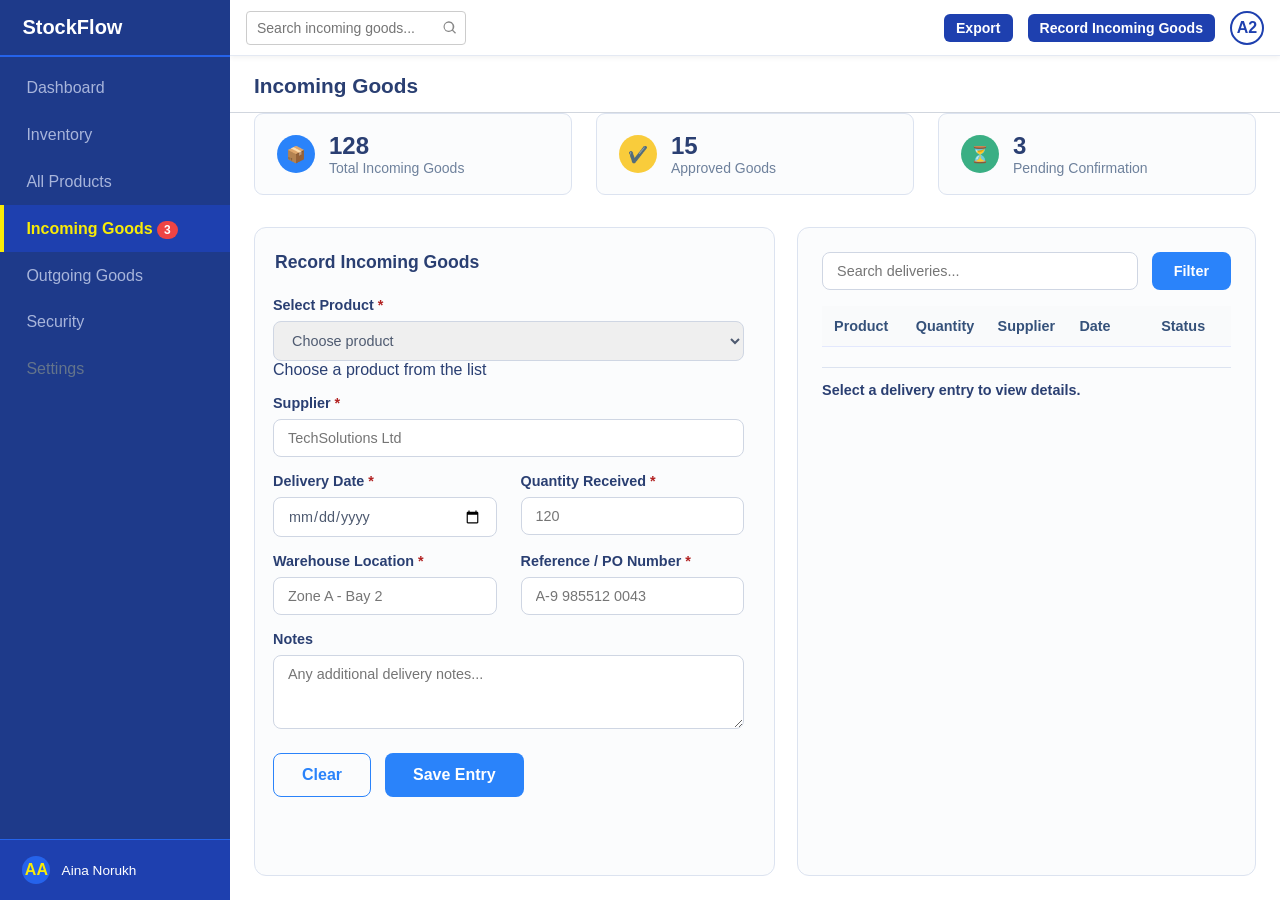
<file: incoming.html>
<!DOCTYPE html>
<html lang="en">
<head>
  <meta charset="UTF-8" />
  <meta name="viewport" content="width=device-width, initial-scale=1" />
  <title>StockFlow - Incoming Goods</title>
  <link rel="stylesheet" href="/incoming.css">
</head>
<body>
  <div class="app-container">
    <aside class="sidebar" aria-label="Primary Sidebar Navigation">
      <div>
        <div class="sidebar-header">StockFlow</div>
        <nav class="sidebar-nav" role="navigation" aria-label="Main Menu">
          <a href="#" class="sidebar-nav-item">Dashboard</a>
          <a href="#" class="sidebar-nav-item">Inventory</a>
          <a href="#" class="sidebar-nav-item">All Products</a>
          <a href="#" class="sidebar-nav-item active" aria-current="page">
            Incoming Goods
            <span class="badge-red" aria-label="3 new incoming goods notifications">3</span>
          </a>
          <a href="#" class="sidebar-nav-item">Outgoing Goods</a>
          <a href="#" class="sidebar-nav-item">Security</a>
          <a href="#" class="sidebar-nav-item disabled" aria-disabled="true" tabindex="-1">Settings</a>
        </nav>
      </div>
      <div class="sidebar-footer" aria-label="User Information">
        <span class="user-avatar" aria-hidden="true">AA</span>
        <span>Aina Norukh</span>
      </div>
    </aside>

    <main class="main-content">
      <header class="topbar">
        <div class="topbar-left">
          <div class="topbar-search" role="search" aria-label="Search incoming goods">
            <input type="search" placeholder="Search incoming goods..." aria-label="Search incoming goods" id="main-search" />
            <svg class="icon-search" viewBox="0 0 24 24" aria-hidden="true" focusable="false">
              <path d="M10 2a8 8 0 105.293 14.293l4.293 4.293 1.414-1.414-4.293-4.293A8 8 0 0010 2zm0 2a6 6 0 110 12 6 6 0 010-12z" />
            </svg>
          </div>
        </div>
        <div class="topbar-right">
          <button class="icon-btn" title="Export data" aria-label="Export data" id="export-btn">
            Export
          </button>
          <button class="icon-btn" title="Record Incoming Goods" aria-label="Record Incoming Goods" id="record-btn">
            Record Incoming Goods
          </button>
          <div class="user-menu-circle" title="User profile" aria-label="User profile A2">A2</div>
        </div>
      </header>

      <section class="page-header">
        Incoming Goods
      </section>

      <section class="dashboard-cards" aria-label="Incoming goods overview">
        <div class="card">
          <div class="card-icon blue" aria-hidden="true">📦</div>
          <div class="card-content">
            <div class="card-number" id="total-items">128</div>
            <div class="card-label">Total Incoming Goods</div>
          </div>
        </div>
        <div class="card">
          <div class="card-icon orange" aria-hidden="true">✔️</div>
          <div class="card-content">
            <div class="card-number" id="approved-count">15</div>
            <div class="card-label">Approved Goods</div>
          </div>
        </div>
        <div class="card">
          <div class="card-icon green" aria-hidden="true">⏳</div>
          <div class="card-content">
            <div class="card-number" id="pending-count">3</div>
            <div class="card-label">Pending Confirmation</div>
          </div>
        </div>
      </section>

      <section class="main-panel" aria-label="Record incoming goods and delivery history">

        <form class="form-panel" id="incoming-form" aria-label="Record incoming goods form" novalidate>
          <fieldset>
            <legend>Record Incoming Goods</legend>

            <div class="input-group">
              <label for="product-select">Select Product <span class="required">*</span></label>
              <select id="product-select" required aria-required="true" aria-describedby="product-help">
                <option value="" disabled selected>Choose product</option>
                <option value="Wireless Headphones X200">Wireless Headphones X200</option>
                <option value="USB-C Hub Pro">USB-C Hub Pro</option>
                <option value="Laptop 1500 Aluminum">Laptop 1500 Aluminum</option>
                <option value="Mechanical Keyboard">Mechanical Keyboard</option>
              </select>
              <div id="product-help" class="helper-text">Choose a product from the list</div>
            </div>

            <div class="input-group">
              <label for="supplier-input">Supplier <span class="required">*</span></label>
              <input type="text" id="supplier-input" placeholder="TechSolutions Ltd" required aria-required="true" />
            </div>

            <div class="input-row">
              <div class="input-group half-width">
                <label for="delivery-date-input">Delivery Date <span class="required">*</span></label>
                <input type="date" id="delivery-date-input" required aria-required="true" />
              </div>
              <div class="input-group half-width">
                <label for="quantity-received-input">Quantity Received <span class="required">*</span></label>
                <input type="number" id="quantity-received-input" min="1" max="9999" step="1" placeholder="120" required aria-required="true"/>
              </div>
            </div>

            <div class="input-row">
              <div class="input-group half-width">
                <label for="warehouse-location-input">Warehouse Location <span class="required">*</span></label>
                <input type="text" id="warehouse-location-input" placeholder="Zone A - Bay 2" required aria-required="true" />
              </div>
              <div class="input-group half-width">
                <label for="reference-input">Reference / PO Number <span class="required">*</span></label>
                <input type="text" id="reference-input" placeholder="A-9 985512 0043" required aria-required="true" />
              </div>
            </div>
            
            <div class="input-group">
              <label for="notes-input">Notes</label>
              <textarea id="notes-input" rows="3" placeholder="Any additional delivery notes..."></textarea>
            </div>

            <div class="form-actions">
              <button type="button" class="btn-secondary" id="clear-btn" aria-label="Clear the form">Clear</button>
              <button type="submit" class="btn-primary" id="save-btn" aria-label="Save entry">Save Entry</button>
            </div>
          </fieldset>
        </form>

        <div class="delivery-panel" aria-label="Delivery history panel">
          <div class="delivery-header">
            <input type="search" id="delivery-search" placeholder="Search deliveries..." aria-label="Search deliveries in history" />
            <button class="filter-btn" id="filter-btn" aria-label="Filter delivery history">Filter</button>
          </div>

          <table class="delivery-table" role="table" aria-label="Delivery history table">
            <thead>
              <tr>
                <th>Product</th>
                <th>Quantity</th>
                <th>Supplier</th>
                <th>Date</th>
                <th>Status</th>
              </tr>
            </thead>
            <tbody id="delivery-tbody">
              <!-- Entries rendered by JS -->
            </tbody>
          </table>

          <div class="pagination-container" id="pagination" role="navigation" aria-label="Delivery history pagination"></div>

          <div class="delivery-detail" id="delivery-detail" tabindex="0" aria-live="polite" aria-atomic="true">
            Select a delivery entry to view details.
          </div>

        </div>
      </section>
    </main>
  </div>

  <script src="app.js"></script>
</body>
</html>
</file>
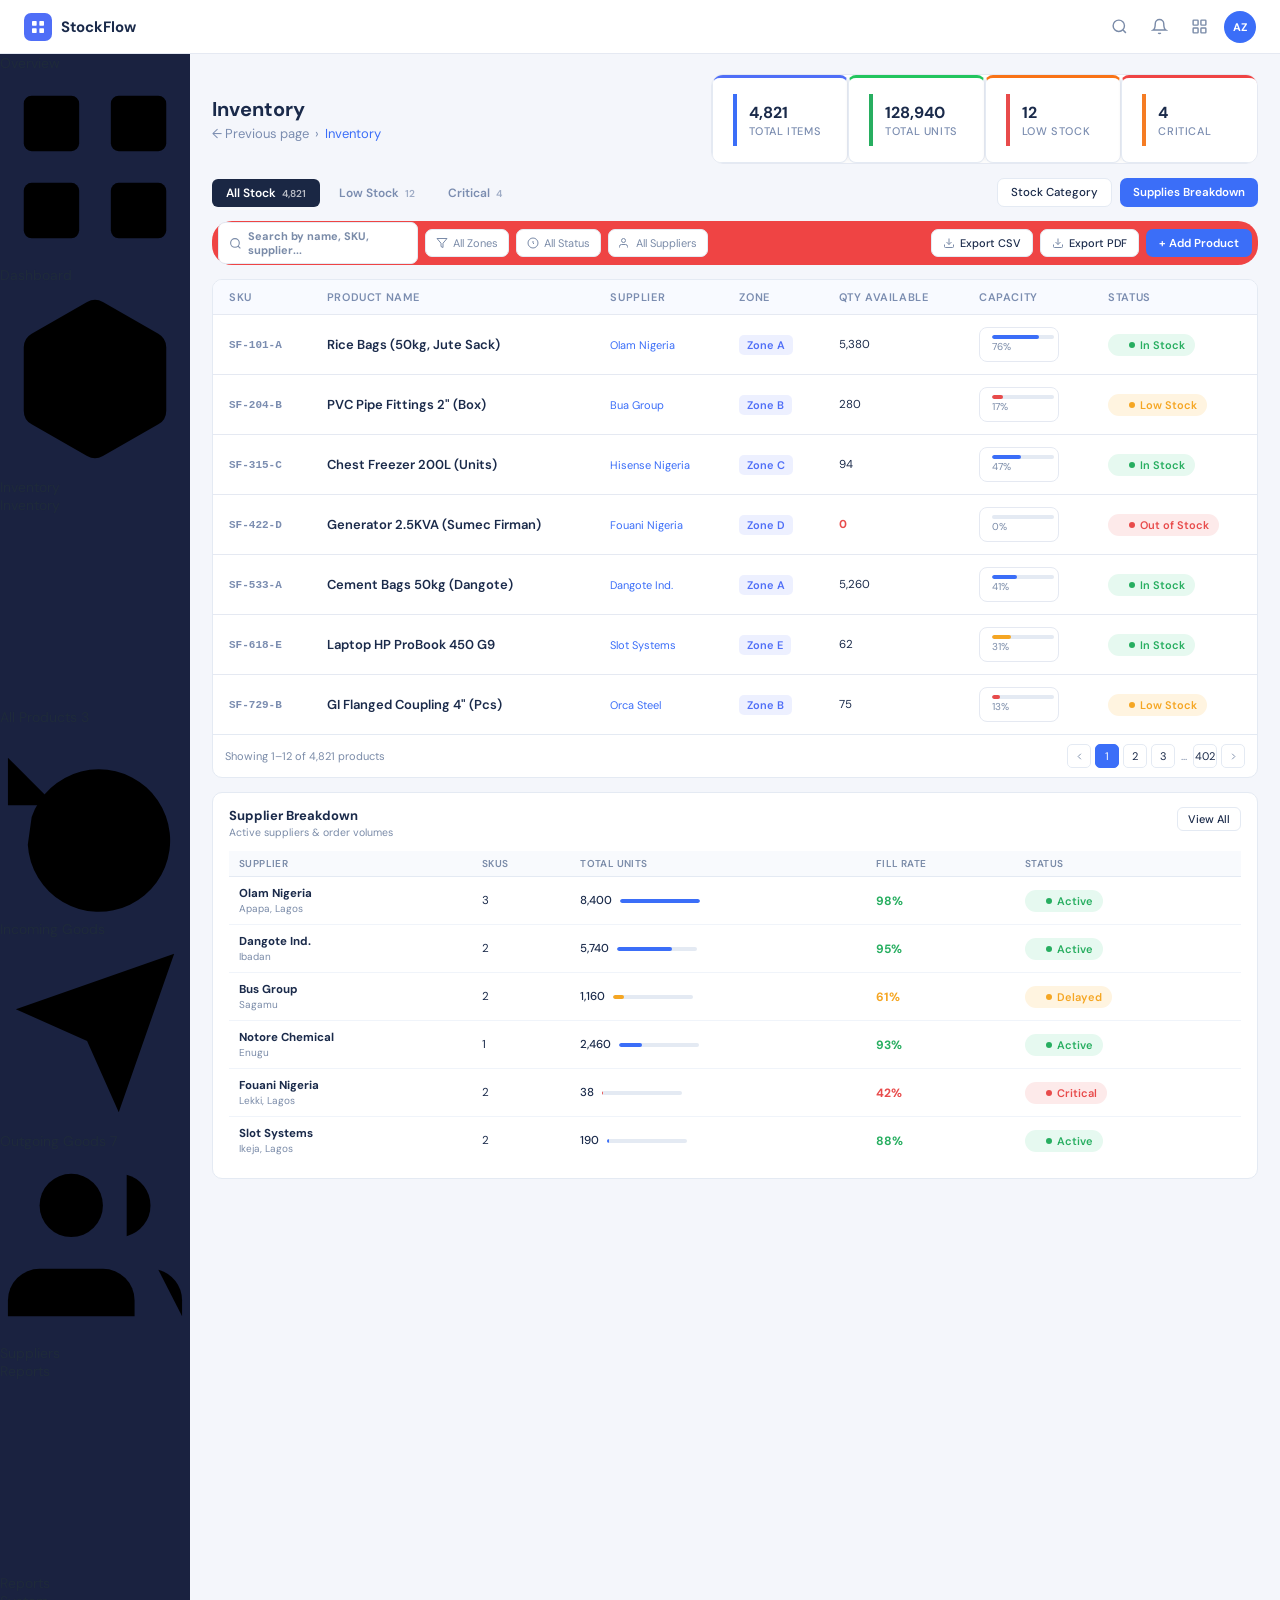
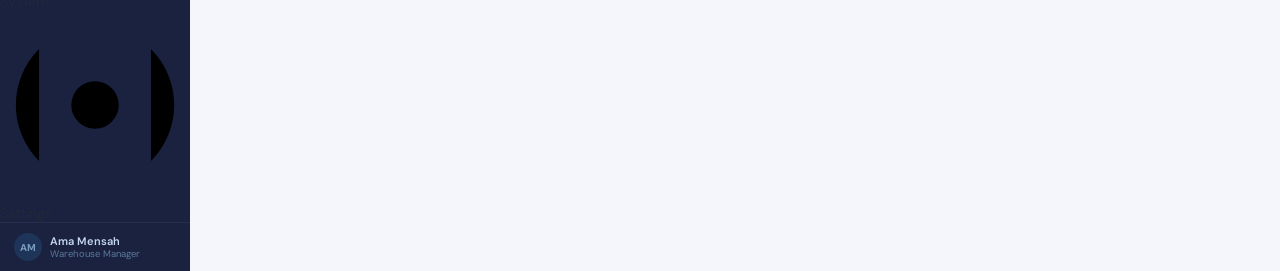
<file: inventory2.html>
<!DOCTYPE html>
<html lang="en">
<head>
  <meta charset="UTF-8"/>
  <meta name="viewport" content="width=device-width, initial-scale=1.0"/>
  <title>StockFlow – Inventory</title>
  <link href="https://fonts.googleapis.com/css2?family=DM+Sans:wght@400;500;600;700&display=swap" rel="stylesheet"/>
  <link rel="stylesheet" href="style.css"/>
</head>
<body>

<div class="app-frame">

  <!-- TOP BAR -->
  <div class="topbar">
    <div class="topbar-left">
      <div class="logo-box">
        <svg viewBox="0 0 24 24"><rect x="3" y="3" width="7" height="7" rx="1"/><rect x="14" y="3" width="7" height="7" rx="1"/><rect x="3" y="14" width="7" height="7" rx="1"/><rect x="14" y="14" width="7" height="7" rx="1"/></svg>
      </div>
      <span class="brand">StockFlow</span>
    </div>
    <div class="topbar-right">
      <div class="topbar-icon">
        <svg viewBox="0 0 24 24"><circle cx="11" cy="11" r="8"/><line x1="21" y1="21" x2="16.65" y2="16.65"/></svg>
      </div>
      <div class="topbar-icon">
        <svg viewBox="0 0 24 24"><path d="M18 8A6 6 0 0 0 6 8c0 7-3 9-3 9h18s-3-2-3-9"/><path d="M13.73 21a2 2 0 0 1-3.46 0"/></svg>
      </div>
      <div class="topbar-icon">
        <svg viewBox="0 0 24 24"><rect x="3" y="3" width="7" height="7" rx="1"/><rect x="14" y="3" width="7" height="7" rx="1"/><rect x="3" y="14" width="7" height="7" rx="1"/><rect x="14" y="14" width="7" height="7" rx="1"/></svg>
      </div>
      <div class="avatar">AZ</div>
    </div>
  </div>

  <div class="body-wrap">

    <!-- SIDEBAR -->
    <aside class="sidebar">
      <div class="sidebar-content">

        <div class="nav-group">
          <div class="nav-label">Overview</div>
          <div class="nav-item">
            <svg viewBox="0 0 24 24"><rect x="3" y="3" width="7" height="7" rx="1"/><rect x="14" y="3" width="7" height="7" rx="1"/><rect x="3" y="14" width="7" height="7" rx="1"/><rect x="14" y="14" width="7" height="7" rx="1"/></svg>
            <span>Dashboard</span>
          </div>
          <div class="nav-item active">
            <svg viewBox="0 0 24 24"><path d="M21 16V8a2 2 0 0 0-1-1.73l-7-4a2 2 0 0 0-2 0l-7 4A2 2 0 0 0 3 8v8a2 2 0 0 0 1 1.73l7 4a2 2 0 0 0 2 0l7-4A2 2 0 0 0 21 16z"/></svg>
            <span>Inventory</span>
          </div>
        </div>

        <div class="nav-group">
          <div class="nav-label">Inventory</div>
          <div class="nav-item">
            <svg viewBox="0 0 24 24"><line x1="8" y1="6" x2="21" y2="6"/><line x1="8" y1="12" x2="21" y2="12"/><line x1="8" y1="18" x2="21" y2="18"/><line x1="3" y1="6" x2="3.01" y2="6"/><line x1="3" y1="12" x2="3.01" y2="12"/><line x1="3" y1="18" x2="3.01" y2="18"/></svg>
            <span>All Products</span>
            <span class="nav-badge">3</span>
          </div>
          <div class="nav-item">
            <svg viewBox="0 0 24 24"><polyline points="1 4 1 10 7 10"/><path d="M3.51 15a9 9 0 1 0 .49-3.51"/></svg>
            <span>Incoming Goods</span>
          </div>
          <div class="nav-item">
            <svg viewBox="0 0 24 24"><line x1="22" y1="2" x2="11" y2="13"/><polygon points="22 2 15 22 11 13 2 9 22 2"/></svg>
            <span>Outgoing Goods</span>
            <span class="nav-badge">7</span>
          </div>
          <div class="nav-item">
            <svg viewBox="0 0 24 24"><path d="M17 21v-2a4 4 0 0 0-4-4H5a4 4 0 0 0-4 4v2"/><circle cx="9" cy="7" r="4"/><path d="M23 21v-2a4 4 0 0 0-3-3.87"/><path d="M16 3.13a4 4 0 0 1 0 7.75"/></svg>
            <span>Suppliers</span>
          </div>
        </div>

        <div class="nav-group">
          <div class="nav-label">Reports</div>
          <div class="nav-item">
            <svg viewBox="0 0 24 24"><line x1="18" y1="20" x2="18" y2="10"/><line x1="12" y1="20" x2="12" y2="4"/><line x1="6" y1="20" x2="6" y2="14"/></svg>
            <span>Reports</span>
          </div>
        </div>

        <div class="nav-group">
          <div class="nav-label">System</div>
          <div class="nav-item">
            <svg viewBox="0 0 24 24"><circle cx="12" cy="12" r="3"/><path d="M19.07 4.93a10 10 0 0 1 0 14.14M4.93 4.93a10 10 0 0 0 0 14.14"/></svg>
            <span>Settings</span>
          </div>
        </div>

      </div>

      <div class="sidebar-footer">
        <div class="user-av">AM</div>
        <div class="user-info">
          <strong>Ama Mensah</strong>
          <span>Warehouse Manager</span>
        </div>
      </div>
    </aside>

    <!-- MAIN -->
    <main class="main">

      <!-- PAGE HEADER -->
      <div class="page-header">
        <div class="page-title-block">
          <h1>Inventory</h1>
          <div class="breadcrumb">
            &#8592; Previous page &nbsp;&#8250;&nbsp; <span>Inventory</span>
          </div>
        </div>
        <div class="stats-row">
          <div class="stat-card">
            <div class="stat-bar stat-bar-blue"></div>
            <div class="stat-body">
              <div class="stat-num">4,821</div>
              <div class="stat-label">Total Items</div>
            </div>
          </div>
          <div class="stat-card">
            <div class="stat-bar stat-bar-green"></div>
            <div class="stat-body">
              <div class="stat-num">128,940</div>
              <div class="stat-label">Total Units</div>
            </div>
          </div>
          <div class="stat-card">
            <div class="stat-bar stat-bar-red"></div>
            <div class="stat-body">
              <div class="stat-num">12</div>
              <div class="stat-label">Low Stock</div>
            </div>
          </div>
          <div class="stat-card">
            <div class="stat-bar stat-bar-orange"></div>
            <div class="stat-body">
              <div class="stat-num">4</div>
              <div class="stat-label">Critical</div>
            </div>
          </div>
        </div>
      </div>

      <!-- TABS ROW -->
      <div class="tabs-row">
        <div class="tabs">
          <button class="tab active">All Stock <span class="tab-count">4,821</span></button>
          <button class="tab">Low Stock <span class="tab-count">12</span></button>
          <button class="tab">Critical <span class="tab-count">4</span></button>
        </div>
        <div class="tab-actions">
          <button class="btn-stock-cat">Stock Category</button>
          <button class="btn-supplies">Supplies Breakdown</button>
        </div>
      </div>

      <!-- FILTERS ROW -->
      <div class="filters-row">
        <div class="search-box">
          <svg viewBox="0 0 24 24"><circle cx="11" cy="11" r="8"/><line x1="21" y1="21" x2="16.65" y2="16.65"/></svg>
          <span>Search by name, SKU, supplier...</span>
        </div>
        <button class="filter-btn">
          <svg viewBox="0 0 24 24"><polygon points="22 3 2 3 10 12.46 10 19 14 21 14 12.46 22 3"/></svg>
          All Zones
        </button>
        <button class="filter-btn">
          <svg viewBox="0 0 24 24"><circle cx="12" cy="12" r="10"/><polyline points="12 8 12 12 14 14"/></svg>
          All Status
        </button>
        <button class="filter-btn">
          <svg viewBox="0 0 24 24"><path d="M17 21v-2a4 4 0 0 0-4-4H5a4 4 0 0 0-4 4v2"/><circle cx="9" cy="7" r="4"/></svg>
          All Suppliers
        </button>
        <div class="filter-actions">
          <button class="btn-export">
            <svg viewBox="0 0 24 24"><path d="M21 15v4a2 2 0 0 1-2 2H5a2 2 0 0 1-2-2v-4"/><polyline points="7 10 12 15 17 10"/><line x1="12" y1="15" x2="12" y2="3"/></svg>
            Export CSV
          </button>
          <button class="btn-export">
            <svg viewBox="0 0 24 24"><path d="M21 15v4a2 2 0 0 1-2 2H5a2 2 0 0 1-2-2v-4"/><polyline points="7 10 12 15 17 10"/><line x1="12" y1="15" x2="12" y2="3"/></svg>
            Export PDF
          </button>
          <button class="btn-add">+ Add Product</button>
        </div>
      </div>

      <!-- INVENTORY TABLE -->
      <div class="table-wrap">
        <table>
          <thead>
            <tr>
              <th>SKU</th>
              <th>Product Name</th>
              <th>Supplier</th>
              <th>Zone</th>
              <th>Qty Available</th>
              <th>Capacity</th>
              <th>Status</th>
            </tr>
          </thead>
          <tbody>
            <tr>
              <td class="sku">SF-101-A</td>
              <td class="product-name">Rice Bags (50kg, Jute Sack)</td>
              <td class="sup-cell">Olam Nigeria</td>
              <td><span class="zone-tag zone-a"><span class="dot"></span>Zone A</span></td>
              <td>5,380</td>
              <td>
                <div class="cap-wrap">
                  <div class="progress-bar"><div class="progress-fill fill-blue" style="width:76%"></div></div>
                  <span class="cap-pct">76%</span>
                </div>
              </td>
              <td><span class="badge in-stock"><span class="dot"></span>In Stock</span></td>
            </tr>
            <tr>
              <td class="sku">SF-204-B</td>
              <td class="product-name">PVC Pipe Fittings 2" (Box)</td>
              <td class="sup-cell">Bua Group</td>
              <td><span class="zone-tag zone-b"><span class="dot"></span>Zone B</span></td>
              <td>280</td>
              <td>
                <div class="cap-wrap">
                  <div class="progress-bar"><div class="progress-fill fill-red" style="width:17%"></div></div>
                  <span class="cap-pct">17%</span>
                </div>
              </td>
              <td><span class="badge low-stock"><span class="dot"></span>Low Stock</span></td>
            </tr>
            <tr>
              <td class="sku">SF-315-C</td>
              <td class="product-name">Chest Freezer 200L (Units)</td>
              <td class="sup-cell">Hisense Nigeria</td>
              <td><span class="zone-tag zone-c"><span class="dot"></span>Zone C</span></td>
              <td>94</td>
              <td>
                <div class="cap-wrap">
                  <div class="progress-bar"><div class="progress-fill fill-blue" style="width:47%"></div></div>
                  <span class="cap-pct">47%</span>
                </div>
              </td>
              <td><span class="badge in-stock"><span class="dot"></span>In Stock</span></td>
            </tr>
            <tr>
              <td class="sku">SF-422-D</td>
              <td class="product-name">Generator 2.5KVA (Sumec Firman)</td>
              <td class="sup-cell">Fouani Nigeria</td>
              <td><span class="zone-tag zone-d"><span class="dot"></span>Zone D</span></td>
              <td class="qty-zero">0</td>
              <td>
                <div class="cap-wrap">
                  <div class="progress-bar"><div class="progress-fill" style="width:0%"></div></div>
                  <span class="cap-pct">0%</span>
                </div>
              </td>
              <td><span class="badge out-stock"><span class="dot"></span>Out of Stock</span></td>
            </tr>
            <tr>
              <td class="sku">SF-533-A</td>
              <td class="product-name">Cement Bags 50kg (Dangote)</td>
              <td class="sup-cell">Dangote Ind.</td>
              <td><span class="zone-tag zone-a"><span class="dot"></span>Zone A</span></td>
              <td>5,260</td>
              <td>
                <div class="cap-wrap">
                  <div class="progress-bar"><div class="progress-fill fill-blue" style="width:41%"></div></div>
                  <span class="cap-pct">41%</span>
                </div>
              </td>
              <td><span class="badge in-stock"><span class="dot"></span>In Stock</span></td>
            </tr>
            <tr>
              <td class="sku">SF-618-E</td>
              <td class="product-name">Laptop HP ProBook 450 G9</td>
              <td class="sup-cell">Slot Systems</td>
              <td><span class="zone-tag zone-e"><span class="dot"></span>Zone E</span></td>
              <td>62</td>
              <td>
                <div class="cap-wrap">
                  <div class="progress-bar"><div class="progress-fill fill-yellow" style="width:31%"></div></div>
                  <span class="cap-pct">31%</span>
                </div>
              </td>
              <td><span class="badge in-stock"><span class="dot"></span>In Stock</span></td>
            </tr>
            <tr>
              <td class="sku">SF-729-B</td>
              <td class="product-name">GI Flanged Coupling 4" (Pcs)</td>
              <td class="sup-cell">Orca Steel</td>
              <td><span class="zone-tag zone-b"><span class="dot"></span>Zone B</span></td>
              <td>75</td>
              <td>
                <div class="cap-wrap">
                  <div class="progress-bar"><div class="progress-fill fill-red" style="width:13%"></div></div>
                  <span class="cap-pct">13%</span>
                </div>
              </td>
              <td><span class="badge low-stock"><span class="dot"></span>Low Stock</span></td>
            </tr>
          </tbody>
        </table>

        <div class="pagination">
          <span>Showing 1–12 of 4,821 products</span>
          <div class="pages">
            <button class="page-arrow"><svg viewBox="0 0 24 24"><polyline points="15 18 9 12 15 6"/></svg></button>
            <button class="page-btn active">1</button>
            <button class="page-btn">2</button>
            <button class="page-btn">3</button>
            <span class="page-dots">...</span>
            <button class="page-btn">402</button>
            <button class="page-arrow"><svg viewBox="0 0 24 24"><polyline points="9 18 15 12 9 6"/></svg></button>
          </div>
        </div>
      </div>

      <!-- SUPPLIER BREAKDOWN -->
      <div class="section-card">
        <div class="section-header">
          <div>
            <div class="section-title">Supplier Breakdown</div>
            <div class="section-sub">Active suppliers &amp; order volumes</div>
          </div>
          <button class="view-all-btn">View All</button>
        </div>
        <table class="sup-table">
          <thead>
            <tr>
              <th>Supplier</th>
              <th>SKUs</th>
              <th>Total Units</th>
              <th>Fill Rate</th>
              <th>Status</th>
            </tr>
          </thead>
          <tbody>
            <tr>
              <td><div class="sup-name">Olam Nigeria</div><div class="sup-sub">Apapa, Lagos</div></td>
              <td>3</td>
              <td>
                <div class="fill-row">
                  <span>8,400</span>
                  <div class="fill-bar"><div class="fill-fill" style="width:100%"></div></div>
                </div>
              </td>
              <td><span class="fill-pct green-text">98%</span></td>
              <td><span class="badge in-stock"><span class="dot"></span>Active</span></td>
            </tr>
            <tr>
              <td><div class="sup-name">Dangote Ind.</div><div class="sup-sub">Ibadan</div></td>
              <td>2</td>
              <td>
                <div class="fill-row">
                  <span>5,740</span>
                  <div class="fill-bar"><div class="fill-fill" style="width:68%"></div></div>
                </div>
              </td>
              <td><span class="fill-pct green-text">95%</span></td>
              <td><span class="badge in-stock"><span class="dot"></span>Active</span></td>
            </tr>
            <tr>
              <td><div class="sup-name">Bus Group</div><div class="sup-sub">Sagamu</div></td>
              <td>2</td>
              <td>
                <div class="fill-row">
                  <span>1,160</span>
                  <div class="fill-bar"><div class="fill-fill fill-yellow-bar" style="width:14%"></div></div>
                </div>
              </td>
              <td><span class="fill-pct yellow-text">61%</span></td>
              <td><span class="badge low-stock"><span class="dot"></span>Delayed</span></td>
            </tr>
            <tr>
              <td><div class="sup-name">Notore Chemical</div><div class="sup-sub">Enugu</div></td>
              <td>1</td>
              <td>
                <div class="fill-row">
                  <span>2,460</span>
                  <div class="fill-bar"><div class="fill-fill" style="width:29%"></div></div>
                </div>
              </td>
              <td><span class="fill-pct green-text">93%</span></td>
              <td><span class="badge in-stock"><span class="dot"></span>Active</span></td>
            </tr>
            <tr>
              <td><div class="sup-name">Fouani Nigeria</div><div class="sup-sub">Lekki, Lagos</div></td>
              <td>2</td>
              <td>
                <div class="fill-row">
                  <span>38</span>
                  <div class="fill-bar"><div class="fill-fill fill-red-bar" style="width:1%"></div></div>
                </div>
              </td>
              <td><span class="fill-pct red-text">42%</span></td>
              <td><span class="badge out-stock"><span class="dot"></span>Critical</span></td>
            </tr>
            <tr>
              <td><div class="sup-name">Slot Systems</div><div class="sup-sub">Ikeja, Lagos</div></td>
              <td>2</td>
              <td>
                <div class="fill-row">
                  <span>190</span>
                  <div class="fill-bar"><div class="fill-fill" style="width:2%"></div></div>
                </div>
              </td>
              <td><span class="fill-pct green-text">88%</span></td>
              <td><span class="badge in-stock"><span class="dot"></span>Active</span></td>
            </tr>
          </tbody>
        </table>
      </div>

    </main>
  </div>
</div>

<script src="app.js"></script>
</body>
</html>
</file>
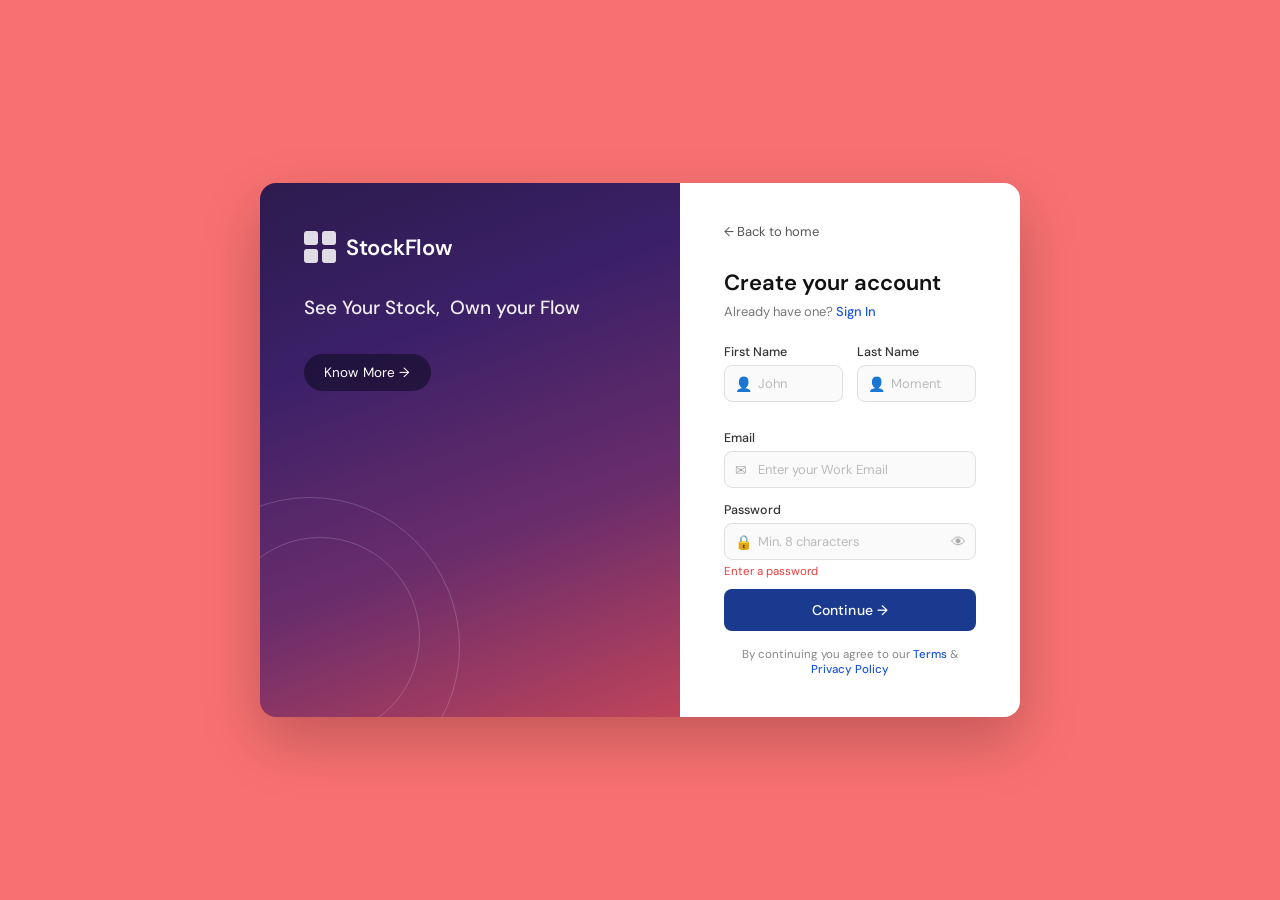
<file: login.html>
<!-- <!DOCTYPE html>
<html lang="en">
<head>
    <meta charset="UTF-8">
    <meta name="viewport" content="width=device-width, initial-scale=1.0">
    <title>Sign Up</title>
    <link rel="stylesheet" href="login.css">
</head>
<body>
    <span class="top-layer">Sign Up</span>


    <div class="card">


        <div class="left">
            <div class="logo">
                <div class="logo-icon">
                    <span></span><span></span>
                    <span></span><span></span>
                </div>

                <span class="logo-text">StockFlow</span>

            </div>

            <p class="tagline">See Your Stock,&nbsp; Own your Flow</p>
            <button class="know-more-btn">Know More</button>

        </div>

        <div class="right">
            <a href="#" class="back-link">Back to home</a>

            <h1 class="form-title">Create your Account</h1>
            <p class="already">Already Have One? <a href="#">Sign In</a></p>

            <div class="name-row">
                <div class="field">
                    <label>First Name</label>
                    <div class="input-wrap">
                        <span class="icon">&#128100;</span>
                        <input type="text" placeholder="john">
                    </div>
                </div>

                <div class="field">
                    <label>Last Name</label>
                    <div class="input-wrap">
                        <span class="icon">&#128100;</span>
                        <input type="text" placeholder="Moment">
                    </div>
                </div>
            </div>
                <div class="field">
                    <label>Email</label>
                    <div class="input-wrap">
                        <span class="icon">&#9993;</span>
                        <input type="email" placeholder="Enter your Work Email">
                    

                    </div>
                </div>

                <div class="field">
                    <label>Password</label>
                    <div class="input-wrap">
                        <span class="icon">&#128274;</span>
                        <input type="password" id="pwd" placeholder="Min. 8 characters">
                        <button class="eye-btn" onclick="togglepwd()" type="button">&#128065</button>

                    </div>
                </div>
                <p class="hint">Enter a Password</p>

                <button class="continue-btn">Continue</button>

                <p class="terms">
                    By continuing you agree to our <a href="#">Terms</a> &amp; <a href="#">Privacy Policy</a>
                </p>


            </div>
        </div>
        <script src="login.js"></script>
    
</body>
</html> -->













<!DOCTYPE html>
<html lang="en">
<head>
  <meta charset="UTF-8" />
  <meta name="viewport" content="width=device-width, initial-scale=1.0"/>
  <title>Sign Up</title>
  <link href="https://fonts.googleapis.com/css2?family=DM+Sans:wght@400;500;600&family=DM+Serif+Display&display=swap" rel="stylesheet"/>
  <link rel="stylesheet" href="login.css"/>
</head>
<body>

  <span class="top-label"></span>

  <div class="card">

    
    <div class="left">
      <div class="logo">
        <div class="logo-icon">
          <span></span><span></span>
          <span></span><span></span>
        </div>
        <span class="logo-text">StockFlow</span>
      </div>
      <p class="tagline">See Your Stock,&nbsp; Own your Flow</p>
      <button class="know-more-btn">Know More →</button>
    </div>

   
    <div class="right">
      <a href="#" class="back-link">← Back to home</a>

      <h1 class="form-title">Create your account</h1>
      <p class="already">Already have one? <a href="#">Sign In</a></p>

      <div class="name-row">
        <div class="field">
          <label>First Name</label>
          <div class="input-wrap">
            <span class="icon">&#128100;</span>
            <input type="text" placeholder="John"/>
          </div>
        </div>
        <div class="field">
          <label>Last Name</label>
          <div class="input-wrap">
            <span class="icon">&#128100;</span>
            <input type="text" placeholder="Moment"/>
          </div>
        </div>
      </div>

      <div class="field">
        <label>Email</label>
        <div class="input-wrap">
          <span class="icon">&#9993;</span>
          <input type="email" placeholder="Enter your Work Email"/>
        </div>
      </div>

      <div class="field">
        <label>Password</label>
        <div class="input-wrap">
          <span class="icon">&#128274;</span>
          <input type="password" id="pwd" placeholder="Min. 8 characters"/>
          <button class="eye-btn" onclick="togglePwd()" type="button">&#128065;</button>
        </div>
      </div>
      <p class="hint">Enter a password</p>

      <button class="continue-btn">Continue →</button>

      <p class="terms">
        By continuing you agree to our <a href="#">Terms</a> &amp; <a href="#">Privacy Policy</a>
      </p>
    </div>

  </div>

  <script src="login.js"></script>
</body>
</html>
</file>
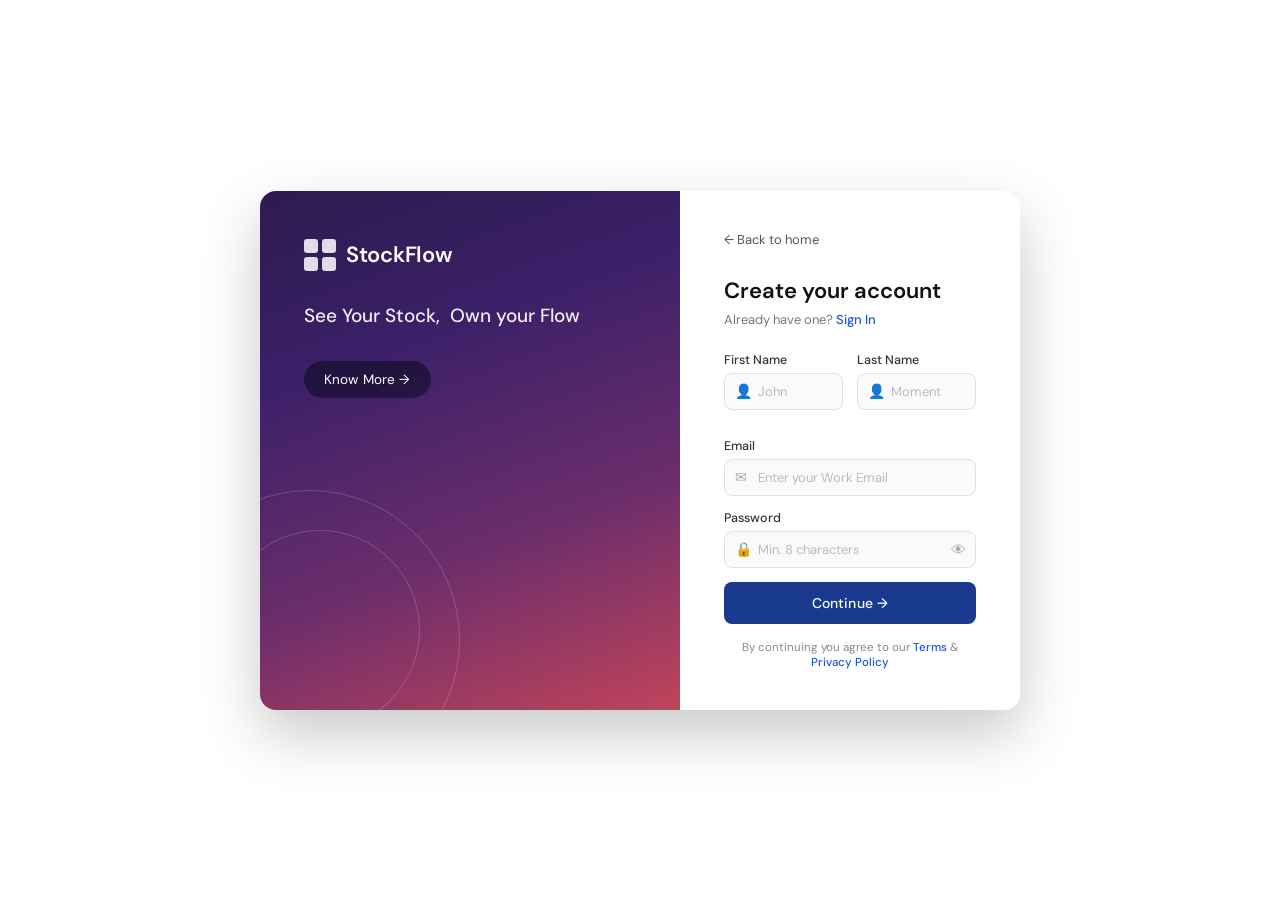
<file: register.html>
<!-- <!DOCTYPE html>
<html lang="en">
<head>
    <meta charset="UTF-8">
    <meta name="viewport" content="width=device-width, initial-scale=1.0">
    <title>Sign Up</title>
    <link rel="stylesheet" href="login.css">
</head>
<body>
    <span class="top-layer">Sign Up</span>


    <div class="card">


        <div class="left">
            <div class="logo">
                <div class="logo-icon">
                    <span></span><span></span>
                    <span></span><span></span>
                </div>

                <span class="logo-text">StockFlow</span>

            </div>

            <p class="tagline">See Your Stock,&nbsp; Own your Flow</p>
            <button class="know-more-btn">Know More</button>

        </div>

        <div class="right">
            <a href="#" class="back-link">Back to home</a>

            <h1 class="form-title">Create your Account</h1>
            <p class="already">Already Have One? <a href="#">Sign In</a></p>

            <div class="name-row">
                <div class="field">
                    <label>First Name</label>
                    <div class="input-wrap">
                        <span class="icon">&#128100;</span>
                        <input type="text" placeholder="john">
                    </div>
                </div>

                <div class="field">
                    <label>Last Name</label>
                    <div class="input-wrap">
                        <span class="icon">&#128100;</span>
                        <input type="text" placeholder="Moment">
                    </div>
                </div>
            </div>
                <div class="field">
                    <label>Email</label>
                    <div class="input-wrap">
                        <span class="icon">&#9993;</span>
                        <input type="email" placeholder="Enter your Work Email">
                    

                    </div>
                </div>

                <div class="field">
                    <label>Password</label>
                    <div class="input-wrap">
                        <span class="icon">&#128274;</span>
                        <input type="password" id="pwd" placeholder="Min. 8 characters">
                        <button class="eye-btn" onclick="togglepwd()" type="button">&#128065</button>

                    </div>
                </div>
                <p class="hint">Enter a Password</p>

                <button class="continue-btn">Continue</button>

                <p class="terms">
                    By continuing you agree to our <a href="#">Terms</a> &amp; <a href="#">Privacy Policy</a>
                </p>


            </div>
        </div>
        <script src="login.js"></script>
    
</body>
</html> -->

<!doctype html>
<html lang="en">
  <head>
    <meta charset="UTF-8" />
    <meta name="viewport" content="width=device-width, initial-scale=1.0" />
    <title>Sign Up</title>
    <link
      href="https://fonts.googleapis.com/css2?family=DM+Sans:wght@400;500;600&family=DM+Serif+Display&display=swap"
      rel="stylesheet"
    />
    <link rel="stylesheet" href="register.css" />
  </head>
  <body>
    <span class="top-label"></span>

    <div class="card">
      <div class="left">
        <div class="logo">
          <div class="logo-icon">
            <span></span><span></span> <span></span><span></span>
          </div>
          <span class="logo-text">StockFlow</span>
        </div>
        <p class="tagline">See Your Stock,&nbsp; Own your Flow</p>
        <button class="know-more-btn">Know More →</button>
      </div>

      <div class="right">
        <a href="#" class="back-link">← Back to home</a>

        <h1 class="form-title">Create your account</h1>
        <p class="already">Already have one? <a href="/StockFlow-login.html">Sign In</a></p>

        <div class="name-row">
          <div class="field">
            <label>First Name</label>
            <div class="input-wrap">
              <span class="icon">&#128100;</span>
              <input type="text" id="firstName" placeholder="John" />
            </div>
          </div>
          <div class="field">
            <label>Last Name</label>
            <div class="input-wrap">
              <span class="icon">&#128100;</span>
              <input type="text" id="lastName" placeholder="Moment" />
            </div>
          </div>
        </div>

        <div class="field">
          <label>Email</label>
          <div class="input-wrap">
            <span class="icon">&#9993;</span>
            <input
              type="email"
              id="email"
              placeholder="Enter your Work Email"
            />
          </div>
        </div>

        <div class="field">
          <label>Password</label>
          <div class="input-wrap">
            <span class="icon">&#128274;</span>
            <input type="password" id="pwd" placeholder="Min. 8 characters" />
            <button class="eye-btn" onclick="togglePwd()" type="button">
              &#128065;
            </button>
          </div>
        </div>

        <span class="error-msg" id="register-error"></span>

        <button class="continue-btn" id="register-btn">Continue →</button>

        <p class="terms">
          By continuing you agree to our <a href="#">Terms</a> &amp;
          <a href="#">Privacy Policy</a>
        </p>
      </div>
    </div>

    <script src="register.js"></script>
  </body>
</html>
</file>
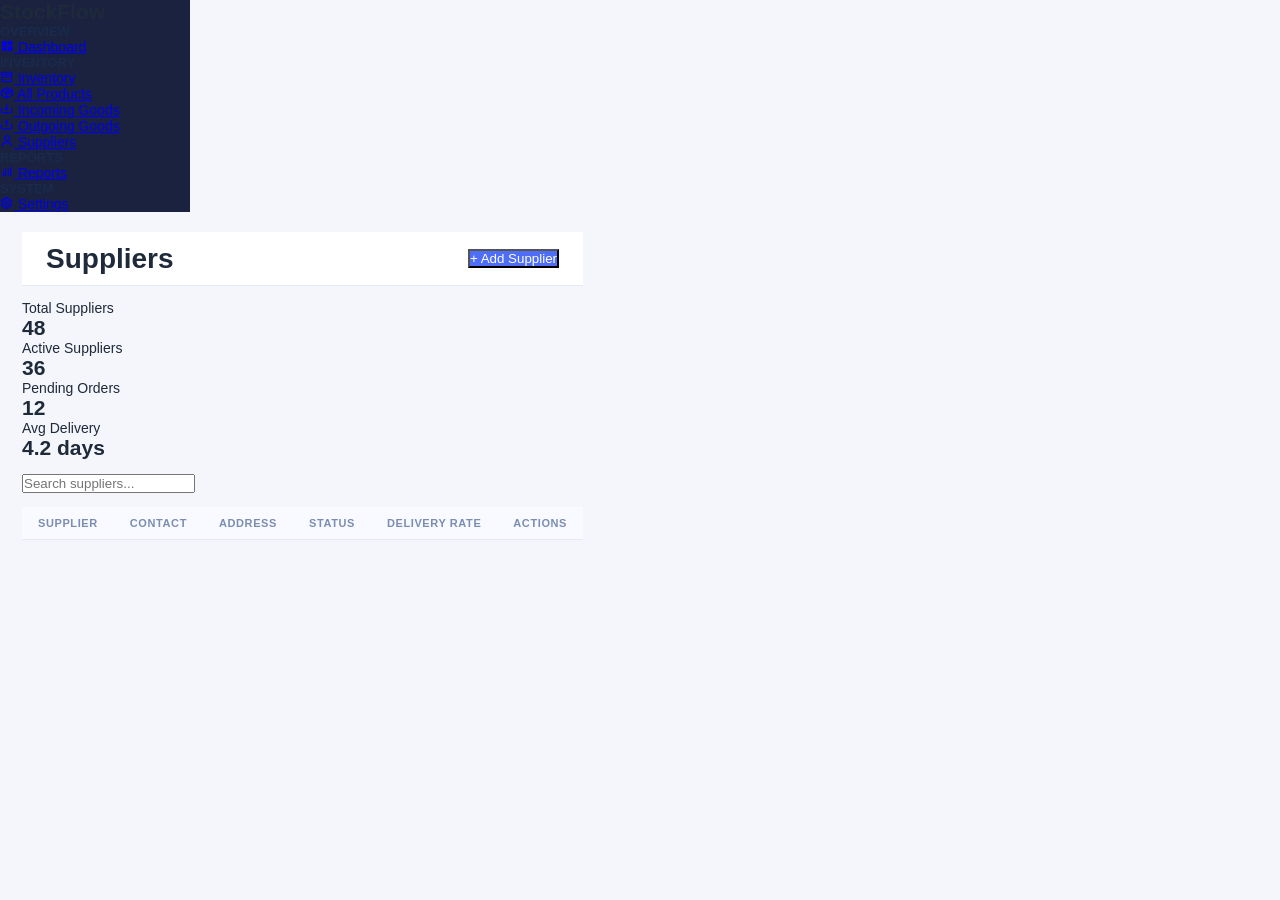
<file: suppliers.html>
<!DOCTYPE html>
<html lang="en">
<head>
  <meta charset="UTF-8">
  <title>Suppliers</title>
  <link rel="stylesheet" href="style.css">
  <link href="https://unpkg.com/boxicons@2.1.4/css/boxicons.min.css" rel="stylesheet">
</head>
<body>

<div class="container">

  <!-- Sidebar -->
    <aside class="sidebar">
        <h2>StockFlow</h2>

        <p class="section-title">OVERVIEW</p>
        <ul>
            <li><a href="#"><i class='bx bxs-dashboard'></i> Dashboard</a></li>
        </ul>

        <p class="section-title">INVENTORY</p>
        <ul>
            <li><a href="#"><i class='bx bx-box'></i> Inventory</a></li>
            <li><a href="#"><i class='bx bx-package'></i> All Products</a></li>
            <li><a href="#"><i class='bx bx-download'></i> Incoming Goods</a></li>
            <li><a href="#"><i class='bx bx-upload'></i> Outgoing Goods</a></li>
            <li class="active"><a href="suppliers.html"><i class='bx bx-user'></i> Suppliers</a></li>
        </ul>

        <p class="section-title">REPORTS</p>
        <ul>
            <li><a href="#"><i class='bx bx-bar-chart'></i> Reports</a></li>
        </ul>

        <p class="section-title">SYSTEM</p>
        <ul>
            <li><a href="#"><i class='bx bx-cog'></i> Settings</a></li>
        </ul>
    </aside>

  <!-- Main Content -->
  <main class="main">

    <div class="topbar">
      <h1>Suppliers</h1>
      <button class="btn-primary">+ Add Supplier</button>
    </div>

    <!-- Cards -->
    <div class="cards">
      <div class="card">Total Suppliers <h2>48</h2></div>
      <div class="card">Active Suppliers <h2>36</h2></div>
      <div class="card">Pending Orders <h2>12</h2></div>
      <div class="card">Avg Delivery <h2>4.2 days</h2></div>
    </div>

    <!-- Search -->
    <div class="search-bar">
      <input type="text" id="search" placeholder="Search suppliers...">
    </div>

    <!-- Table -->
    <table>
      <thead>
        <tr>
          <th>Supplier</th>
          <th>Contact</th>
          <th>Address</th>
          <th>Status</th>
          <th>Delivery Rate</th>
          <th>Actions</th>
        </tr>
      </thead>
      <tbody id="supplierTable">
      </tbody>
    </table>

  </main>

</div>

<script src="script.js"></script>
</body>
</html>
</file>
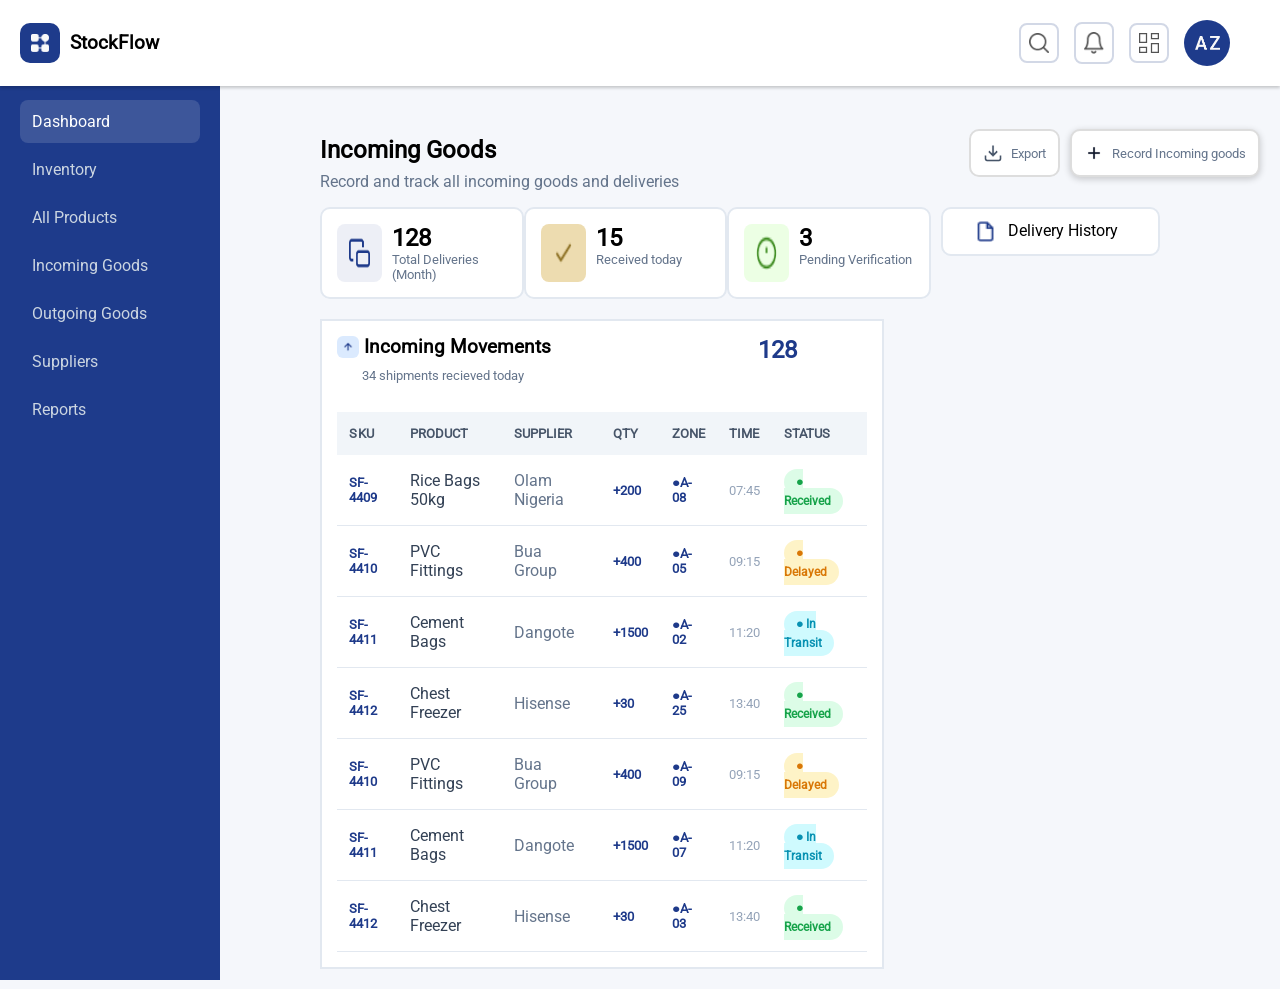
<file: inventory/incoming.html>
<!DOCTYPE html>
<html lang="en">
    <head>
        <meta charset="UTF-8" />
        <meta name="viewport" content="width=device-width, initial-scale=1.0"/>
        <title>StockFlow</title>
        <link rel="stylesheet" href="style.css">
    </head>

    <body style="background:#f5f7fb;">
        HEADER
        <header style=" position: fixed; top: 0; left: 0; width: 100%; background: white; padding: 20px 20px; box-shadow: 0 2px 3px rgba(0,0,0,0.2); z-index: 1000">
            <div style="display:flex; justify-content:space-between; align-items:center;">
                <div style="display:flex; align-items:center; gap:10px;">
                <div style=" background:#1E3B8B; width:40px; height:40px; display:flex; align-items:center; justify-content:center; border-radius:10px;">
                    <img src="/inventory/assets/images/logo.png" style="width:18px;">
                </div>
                <h3 style="margin:0;">StockFlow</h3>
                </div>

                <!-- Right -->
                <div style="display:flex; align-items:center; gap:15px; padding-right: 30px;">
                <img src="/inventory/assets/images/search.png" style="width: 40px; border: 2px solid #D2D8E6; padding: 8px; border-radius: 8px;">
                <img src="/inventory/assets/images/notification.png" style="width:40px; border: 2px solid #D2D8E6; padding: 8px; border-radius: 8px;">
                <img src="/inventory/assets/images/dashboard.png" style="width:40px; border: 2px solid #D2D8E6; padding: 8px; border-radius: 8px;">
                <div style="height: 46px; width: 46px; background-color: #1E3B8B; border-radius: 100%; display: flex; justify-content: center;"><img src="/inventory/assets/images/AZ.png" style="width:25px; align-self: center;"></div>
                </div>
            </div>
        </header>

        <!-- SIDEBAR -->
        <div class="sidebar">
        <ul>
            <li class="menu-item active"><a href="#">Dashboard</a></li>
            <li class="menu-item"><a href="#">Inventory</a></li>
            <li class="menu-item"><a href="#">All Products</a></li>
            <li class="menu-item"><a href="#">Incoming Goods</a></li>
            <li class="menu-item"><a href="#">Outgoing Goods</a></li>
            <li class="menu-item">
            <a href="#">Suppliers</a>
            </li>
            <li class="menu-item">
            <a href="#">Reports</a>
            </li>
        </ul>
        </div>

        <!-- MAIN CONTENT -->
        <div style="margin-left: 300px; margin-top: 90px; padding: 20px;">

            <!-- TOPBAR -->
            <div style="display:flex; justify-content:space-between; align-items:center; margin-bottom:10px;">
                <div>
                    <h2>Incoming Goods</h2>
                    <p style="color: #64748B; margin-top: 8px;">Record and track all incoming goods and deliveries</p>
                </div>

                <div style="display:flex; gap:10px; margin: 0px 0px 20px 0px">
                    <button style="display: flex; gap: 8px; padding:12px 12px; border-radius:10px; border:2px solid #ddd; background:white; cursor:pointer;">
                        <img style="width: 20px;" src="/inventory/assets/images/export.png" alt="export">
                        <p style="color: #64748B; font-size: small; margin: auto 0px auto 0px;">Export</p>
                    </button>
                    <button style="display: flex; gap: 8px; padding:2px 12px; border-radius:10px; border:2px solid  #ddd; background:white; cursor:pointer;  box-shadow: 0 2px 7px rgba(0,0,0,0.2);">
                        <img style="width: 20px; height: 20px; align-self: center;" src="/inventory/assets/images/plus.png" alt="export">
                        <a href="/incoming.html" style="color: #64748B; margin-top: auto; margin-bottom: auto; text-decoration: none;">Record Incoming goods</a>
                    </button>
                </div>
            </div>

            <!-- CARDS -->
            <div style="position: relative; margin-bottom:20px;">
                <div style="display: grid; grid-template-columns: 1fr 1fr 1fr; width: 65%;">
                <div style="display: flex; gap: 10px; background:white; padding:15px; border: 2px solid #E2E8F0; border-radius:10px; ">
                        <img style="width: 45px;  background-color: #1E3A8A14; padding: 12px; border-radius: 8px;" src="/inventory/assets/images/clipboard.png" alt="clipboard"> 
                        <div>
                            <h2>128</h2>
                            <p style="color: #64748B; font-size: small;">Total Deliveries (Month)</p> 
                        </div>
                    </div>

                    <div style="display: flex; gap: 10px; background:white;  border: 2px solid #E2E8F0; padding:15px; border-radius:10px;">
                        <img style="width: 45px;  background-color: #EDDCB0; padding: 12px; border-radius: 8px;" src="/inventory/assets/images/mark.png" alt="clipboard"> 
                        <div>
                            <h2>15</h2>
                            <p style="color: #64748B; font-size: small;">Received today</p> 
                        </div>
                    </div>

                    <div style="display: flex; gap: 10px; background:white;  border: 2px solid #E2E8F0; padding:15px; border-radius:10px;">
                        <img style="width: 45px;  background-color: #ECFFE4; padding: 12px; border-radius: 8px;" src="/inventory/assets/images/info.png" alt="clipboard"> 
                        <div>
                            <h2>3</h2>
                            <p style="color: #64748B; font-size: small;">Pending Verification</p> 
                        </div>
                    </div>  
                </div>

                <div style="position: absolute; top: 0px; right: 100px; display: flex; background:white;  border: 2px solid #E2E8F0; padding:0px 40px 0px 20px; border-radius:10px;">
                    <img style="width: 45px; padding: 12px; border-radius: 8px;" src="/inventory/assets/images/copy.png" alt="clipboard"> 
                    <p style=" margin-top: 12px;">Delivery History</p>    
                </div>  
            
            </div>

            <!-- TABLE -->
            <div style="background:white; padding:15px; border: 2px solid #E2E8F0; width: 60%;">
                <div style="position: relative;">
                    <div style="display: flex; gap: 5px;">
                        <img style="width: 22px; background-color: #DBEAFE; border-radius: 6px; padding: 5px;" src="/inventory/assets/images/arrow-up.png" alt="arrow">
                        <h3>Incoming Movements</h3>
                    </div>
                    <p style="font-size: small; color: #64748B; margin-left: 25px; margin-top: 10px;">34 shipments recieved today</p>
                    <p style="position: absolute; top: 0px; right: 70px; color: #1E3A8A; font-size: 1.5em; font-weight: 700;">128</p>
                </div>
            
                <br>
                <table style="width:100%; border-collapse:collapse; margin-top:10px;">
                    <thead style="background:#F1F5F9;">
                        <tr style="color:#475569; text-align:left;">
                            <th style="padding:14px 12px; font-size:13px; text-transform:uppercase; letter-spacing:0.5px;">SKU</th>
                            <th style="padding:14px 12px; font-size:13px; text-transform:uppercase;">Product</th>
                            <th style="padding:14px 12px; font-size:13px; text-transform:uppercase;">Supplier</th>
                            <th style="padding:14px 12px; font-size:13px; text-transform:uppercase;">Qty</th>
                            <th style="padding:14px 12px; font-size:13px; text-transform:uppercase;">Zone</th>
                            <th style="padding:14px 12px; font-size:13px; text-transform:uppercase;">Time</th>
                            <th style="padding:14px 12px; font-size:13px; text-transform:uppercase;">Status</th>
                        </tr>
                    </thead>

                    <tbody id="tableBody"></tbody>
                </table>
            </div>

            </div>

            <script>
                const data = [
                { sku: "SF-4409", product: "Rice Bags 50kg", supplier: "Olam Nigeria", qty: 200, zone: "A-08", time: "07:45", status: "Received" },
                { sku: "SF-4410", product: "PVC Fittings", supplier: "Bua Group", qty: 400, zone: "A-05", time: "09:15", status: "Delayed" },
                { sku: "SF-4411", product: "Cement Bags", supplier: "Dangote", qty: 1500, zone: "A-02", time: "11:20", status: "In Transit" },
                { sku: "SF-4412", product: "Chest Freezer", supplier: "Hisense", qty: 30, zone: "A-25", time: "13:40", status: "Received" },
                { sku: "SF-4410", product: "PVC Fittings", supplier: "Bua Group", qty: 400, zone: "A-09", time: "09:15", status: "Delayed" },
                { sku: "SF-4411", product: "Cement Bags", supplier: "Dangote", qty: 1500, zone: "A-07", time: "11:20", status: "In Transit" },
                { sku: "SF-4412", product: "Chest Freezer", supplier: "Hisense", qty: 30, zone: "A-03", time: "13:40", status: "Received" }
                ];

                const tableBody = document.getElementById("tableBody");

                data.forEach(item => {

                let backgroundColor = "#DCFCE7";
                let color = "#16A34A"
                if (item.status === "Delayed") {
                    backgroundColor = "#FEF3C7"
                    color = "#D97706"
                }
                if (item.status === "In Transit") {
                    backgroundColor = "#CFFAFE";
                    color = "#0891B2"

                }

                const row = `
                <tr style="border-bottom:1px solid #E2E8F0;">
                    <td style="padding:16px 12px; color: #1E3A8A; font-size: small; font-weight: 700;">${item.sku}</td>
                    <td style="padding:16px 12px; font-weight:500; color: #334155;">${item.product}</td>
                    <td style="padding:16px 12px; color: #64748B;">${item.supplier}</td>
                    <td style="padding:16px 12px; font-weight:600; color: #1E3A8A; font-size: small;">+${item.qty}</td>
                    <td style="padding:16px 12px; font-weight:600; color: #1E3A8A; font-size: small;">●${item.zone}</td>
                    <td style="padding:16px 12px; color: #94A3B8; font-size: small">${item.time}</td>
                    <td style="padding:16px 12px;">
                    <span style="
                        background:${backgroundColor};
                        color:${color};
                        padding:6px 12px;
                        border-radius:20px;
                        font-size:12px;
                        font-weight:700;
                    ">
                        ● ${item.status}
                    </span>
                    </td>
                </tr>
                `;

                tableBody.innerHTML += row;
                });
            </script>
            <script>
        const links = document.querySelectorAll(".menu-item");

        links.forEach((item) => {
            item.addEventListener("click", () => {
            document.querySelector(".menu-item.active")?.classList.remove("active");
            item.classList.add("active");
            });
        });
        </script>
    </body>
</html>
</file>
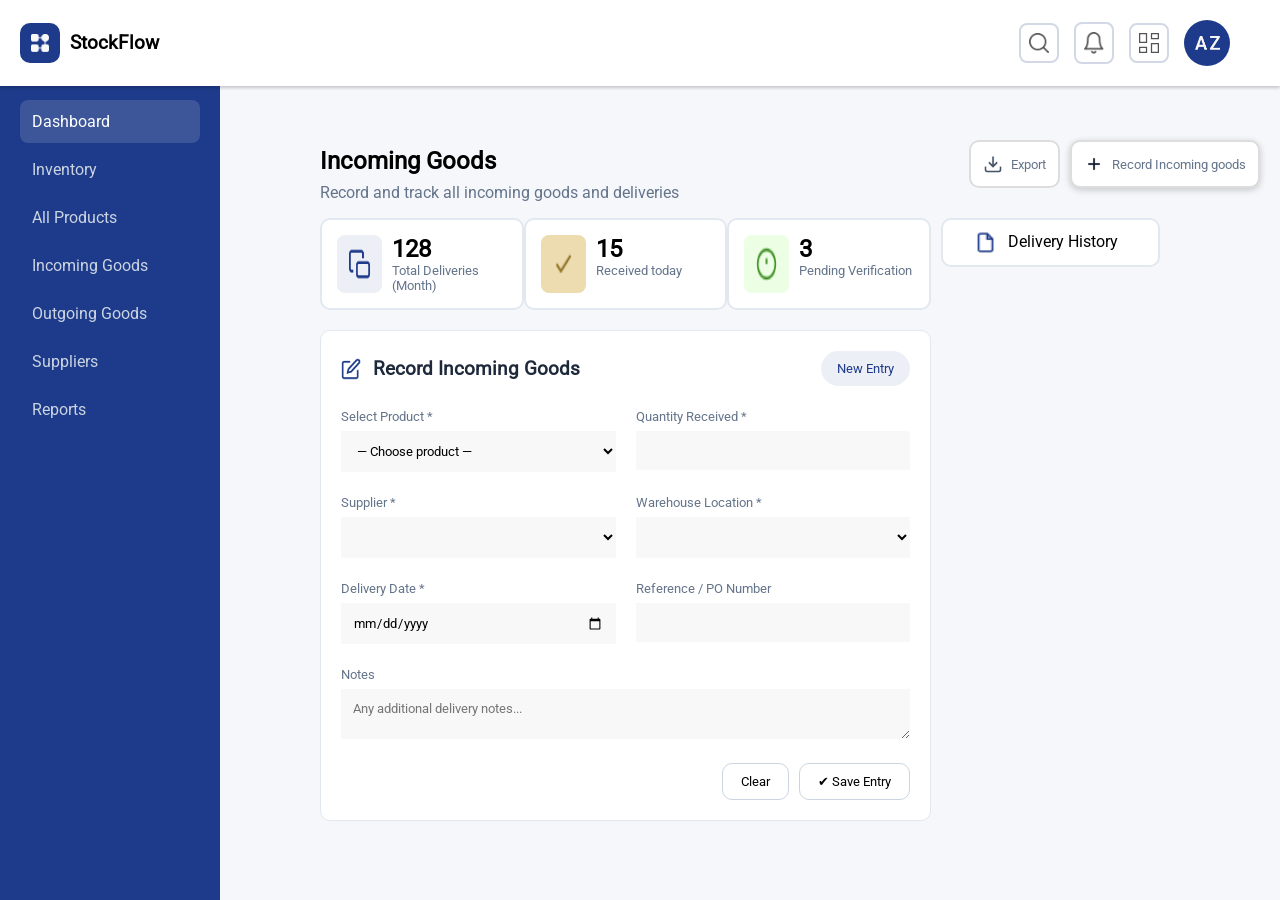
<file: inventory/recordIncomingGoods.html>
<!DOCTYPE html>
<html lang="en">
    <head>
        <meta charset="UTF-8" />
        <meta name="viewport" content="width=device-width, initial-scale=1.0"/>
        <title>StockFlow</title>
        <link rel="stylesheet" href="style.css">
    </head>

    <body style="background:#f5f7fb;">
        <header style=" position: fixed; top: 0; left: 0; width: 100%; background: white; padding: 20px 20px; box-shadow: 0 2px 3px rgba(0,0,0,0.2); z-index: 1000">
            <div style="display:flex; justify-content:space-between; align-items:center;">
                <div style="display:flex; align-items:center; gap:10px;">
                    <div style=" background:#1E3B8B; width:40px; height:40px; display:flex; align-items:center; justify-content:center; border-radius:10px;">
                        <img src="/inventory/assets/images/logo.png" style="width:18px;">
                    </div>
                    <h3 style="margin:0;">StockFlow</h3>
                </div>

                <!-- Right -->
                <div style="display:flex; align-items:center; gap:15px; padding-right: 30px;">
                    <img src="/inventory/assets/images/search.png" style="width: 40px; border: 2px solid #D2D8E6; padding: 8px; border-radius: 8px;">
                    <img src="/inventory/assets/images/notification.png" style="width:40px; border: 2px solid #D2D8E6; padding: 8px; border-radius: 8px;">
                    <img src="/inventory/assets/images/dashboard.png" style="width:40px; border: 2px solid #D2D8E6; padding: 8px; border-radius: 8px;">
                    <div style="height: 46px; width: 46px; background-color: #1E3B8B; border-radius: 100%; display: flex; justify-content: center;"><img src="/inventory/assets/images/AZ.png" style="width:25px; align-self: center;"></div>
                </div>
            </div>
        </header>

        <!-- SIDEBAR -->
        <div class="sidebar">
            <ul>
                <li class="menu-item active"><a href="#">Dashboard</a></li>
                <li class="menu-item"><a href="#">Inventory</a></li>
                <li class="menu-item"><a href="#">All Products</a></li>
                <li class="menu-item"><a href="#">Incoming Goods</a></li>
                <li class="menu-item"><a href="#">Outgoing Goods</a></li>
                <li class="menu-item"><a href="#">Suppliers</a></li>
                <li class="menu-item"><a href="#">Reports</a></li>
            </ul>
        </div>

        <!-- MAIN CONTENT -->
        <div style="margin-left: 300px; margin-top: 120px; padding: 20px;">
            <!-- TOPBAR -->
            <div style="display:flex; justify-content:space-between; align-items:center; margin-bottom:10px;">
                <div>
                    <h2>Incoming Goods</h2>
                    <p style="color: #64748B; margin-top: 8px;">Record and track all incoming goods and deliveries</p>
                </div>

                <div style="display:flex; gap:10px; margin: 0px 0px 20px 0px">
                    <button style="display: flex; gap: 8px; padding:12px 12px; border-radius:10px; border:2px solid #ddd; background:white; cursor:pointer;">
                        <img style="width: 20px;" src="/inventory/assets/images/export.png" alt="export">
                        <p style="color: #64748B; font-size: small; margin: auto 0px auto 0px;">Export</p>
                    </button>
                    <button style="display: flex; gap: 8px; padding:2px 12px; border-radius:10px; border:2px solid  #ddd; background:white; cursor:pointer;  box-shadow: 0 2px 7px rgba(0,0,0,0.2);">
                        <img style="width: 20px; height: 20px; align-self: center;" src="/inventory/assets/images/plus.png" alt="export">
                        <a href="/inventory/recordIncomingGoods.html" style="color: #64748B; margin-top: auto; margin-bottom: auto; text-decoration: none;">Record Incoming goods</a>
                    </button>
                </div>
            </div>

            <!-- CARDS -->
            <div style="position: relative; margin-bottom:20px;">
                <div style="display: grid; grid-template-columns: 1fr 1fr 1fr; width: 65%;">
                    <div style="display: flex; gap: 10px; background:white; padding:15px; border: 2px solid #E2E8F0; border-radius:10px; ">
                        <img style="width: 45px;  background-color: #1E3A8A14; padding: 12px; border-radius: 8px;" src="/inventory/assets/images/clipboard.png" alt="clipboard"> 
                        <div>
                            <h2>128</h2>
                            <p style="color: #64748B; font-size: small;">Total Deliveries (Month)</p> 
                        </div>
                    </div>

                    <div style="display: flex; gap: 10px; background:white;  border: 2px solid #E2E8F0; padding:15px; border-radius:10px;">
                        <img style="width: 45px;  background-color: #EDDCB0; padding: 12px; border-radius: 8px;" src="/inventory/assets/images/mark.png" alt="clipboard"> 
                        <div>
                            <h2>15</h2>
                            <p style="color: #64748B; font-size: small;">Received today</p> 
                        </div>
                    </div>

                    <div style="display: flex; gap: 10px; background:white;  border: 2px solid #E2E8F0; padding:15px; border-radius:10px;">
                        <img style="width: 45px;  background-color: #ECFFE4; padding: 12px; border-radius: 8px;" src="/inventory/assets/images/info.png" alt="clipboard"> 
                        <div>
                            <h2>3</h2>
                            <p style="color: #64748B; font-size: small;">Pending Verification</p> 
                        </div>
                    </div>  
                </div>

                <div style="position: absolute; top: 0px; right: 100px; display: flex; background:white;  border: 2px solid #E2E8F0; padding:0px 40px 0px 20px; border-radius:10px;">
                    <img style="width: 45px; padding: 12px; border-radius: 8px;" src="/inventory/assets/images/copy.png" alt="clipboard"> 
                    <p style=" margin-top: 12px;">Delivery History</p>    
                </div>    
            </div>

            <div style="width: 65%;  background:white; border:1px solid #E2E8F0; border-radius:10px; padding:20px;">
                <div style="display:flex; justify-content:space-between; align-items:center; margin-bottom:20px;">
                    <div style="margin:0; color:#1E293B; display: flex; gap: 12px;">
                        <img style="width: 20px;" src="../assets/images/edit.png" alt="edit"> 
                        <h3>Record Incoming Goods</h3>
                    </div>
                    <button style="background:#1E3A8A14; border:none; color: #1E3A8A; padding:10px 16px; border-radius:20px; cursor:pointer;">New Entry</button>
                </div>

                <!-- FORM GRID -->
                <div style="display:grid; grid-template-columns:1fr 1fr; gap:20px;">
                    <div>
                        <label style="font-size:13px; color:#64748B;">Select Product *</label>
                        <select style="width:100%; padding:12px; margin-top:6px; border: none; background-color: #F8F8F8;">
                            <option >— Choose product —</option>
                            <option >— select 1 —</option>
                        </select>
                    </div>

                    <!-- Quantity -->
                    <div>
                        <label style="font-size:13px; color:#64748B;">Quantity Received *</label>
                        <input type="number" style="width:100%; padding:12px; margin-top:6px; border: none; background-color: #F8F8F8;">
                    </div>

                    <!-- Supplier -->
                    <div>
                        <label style="font-size:13px; color:#64748B;">Supplier *</label>
                        <select style="width:100%; padding:12px; margin-top:6px; border: none; background-color: #F8F8F8;"></select>
                    </div>

                    <!-- Warehouse -->
                    <div>
                        <label style="font-size:13px; color:#64748B;">Warehouse Location *</label>
                        <select style="width:100%; padding:12px; margin-top:6px; border: none; background-color: #F8F8F8;"></select>
                    </div>

                    <!-- Date -->
                    <div>
                        <label style="font-size:13px; color:#64748B;">Delivery Date *</label>
                        <input type="date" style="width:100%; padding:12px; margin-top:6px; border: none; background-color: #F8F8F8;">
                    </div>

                    <!-- Reference -->
                    <div>
                        <label style="font-size:13px; color:#64748B;">Reference / PO Number</label>
                        <input type="text" style="width:100%; padding:12px; margin-top:6px; border: none; background-color: #F8F8F8;">
                    </div>
                </div>

                <!-- NOTES -->
                <div style="margin-top:20px;">
                    <label style="font-size:13px; color:#64748B;">Notes</label>
                    <textarea placeholder="Any additional delivery notes..." 
                    style="width:100%; padding:12px; margin-top:6px;border: none; background-color: #F8F8F8; height:50px;"></textarea>
                </div>

                <!-- BUTTONS -->
                <div style="display:flex; justify-content:flex-end; gap:10px; margin-top:20px;">
                    <button style="padding:10px 18px; border:1px solid #CBD5E1; background:white; border-radius:10px; cursor:pointer;">Clear</button>
                    <button style="padding:10px 18px; border:1px solid #CBD5E1; background:white; border-radius:10px; cursor:pointer;">✔ Save Entry</button>
                </div>
            </div>
        </div>
    </body>
</html>
</file>
<file: incoming.css>
* {
  box-sizing: border-box;
}
body, html {
  margin: 0; padding: 0;
  font-family: 'Segoe UI', Tahoma, Geneva, Verdana, sans-serif;
  background: #f9f9f9;
  color: #2a3f72;
  height: auto;
  display: flex;
  flex-direction: column;
  overflow: auto;
  min-height: 100vh;
}
a {
  color: inherit;
  text-decoration: none;
}
button {
  cursor: pointer;
  border: none;
  font-family: inherit;
  font-weight: 600;
}

/* Layout */
.app-container {
  display: flex;
  flex: 1;
  height: calc(100vh - 56px);
  overflow: hidden;
}

/* Sidebar */
.sidebar {
  width: 230px;
  background: #1e3a8a;
  color: #fff;
  display: flex;
  flex-direction: column;
  justify-content: space-between;
  user-select: none;
}
.sidebar-header {
  font-weight: 700;
  font-size: 1.25rem;
  padding: 1rem 1.4rem;
  border-bottom: 2px solid #2563eb;
}
.sidebar-nav {
  flex: 1;
  display: flex;
  flex-direction: column;
  padding-top: 0.5rem;
  overflow-y: auto;
}
.sidebar-nav-item {
  padding: 0.9rem 1.4rem;
  font-weight: 500;
  color: #a8b5db;
  border-left: 4px solid transparent;
  transition: background 0.2s, border-color 0.2s, color 0.2s;
  white-space: nowrap;
}
.sidebar-nav-item:hover {
  background: #2563eb;
  color: #fff;
}
.sidebar-nav-item.active {
  background: #1e40af;
  border-left-color: #f8eb07;
  color: #f8eb07;
  font-weight: 600;
}
.sidebar-nav-item.disabled,
.sidebar-nav-item[aria-disabled="true"] {
  color: #64748b;
  cursor: not-allowed;
}
.badge-red {
  background: #ef4444;
  border-radius: 15px;
  color: white;
  font-size: 0.75rem;
  font-weight: 600;
  padding: 2px 7px;
  margin-left: auto;
  user-select: none;
}
.sidebar-footer {
  padding: 1rem 1.4rem;
  font-size: 0.85rem;
  display: flex;
  align-items: center;
  gap: 0.7rem;
  border-top: 1px solid #2563eb;
  background: #1e40af;
}
.user-avatar {
  width: 28px;
  height: 28px;
  border-radius: 50%;
  background: #2563eb;
  display: flex;
  align-items: center;
  justify-content: center;
  font-weight: 700;
  font-size: 1rem;
  color: #f8eb07;
  user-select: none;
}

/* Main content */
.main-content {
  flex: 1;
  display: flex;
  flex-direction: column;
  overflow: hidden;
  background: #fff;
}

/* Topbar */
.topbar {
  height: 56px;
  display: flex;
  align-items: center;
  justify-content: space-between;
  padding: 0 1rem;
  box-shadow: 0 2px 5px rgb(0 0 0 / 0.05);
  border-bottom: 1px solid #e4e9f3;
  background: #fff;
  user-select: none;
}
.topbar-left {
  display: flex;
  align-items: center;
  gap: 0.75rem;
}
.topbar-search {
  position: relative;
}
.topbar-search input {
  height: 34px;
  border-radius: 4px;
  border: 1px solid #ccc;
  padding: 0 32px 0 10px;
  width: 220px;
  font-size: 0.875rem;
  font-weight: 500;
  outline-offset: 2px;
  outline: none;
  transition: border-color 0.2s;
}
.topbar-search input:focus {
  border-color: #1e40af;
  box-shadow: 0 0 3px #1e40afa8;
}
.icon-search {
  position: absolute;
  right: 8px;
  top: 50%;
  transform: translateY(-50%);
  width: 16px;
  height: 16px;
  pointer-events: none;
  fill: #888;
}
.topbar-right {
  display: flex;
  align-items: center;
  gap: 15px;
  color: #1e40af;
}
.icon-btn {
  background: #1e40af;
  color: white;
  border-radius: 6px;
  padding: 6px 12px;
  font-weight: 600;
  font-size: 0.88rem;
  cursor: pointer;
}
.icon-btn:hover {
  background: #122a83;
}
.user-menu-circle {
  border-radius: 50%;
  width: 34px;
  height: 34px;
  font-weight: 700;
  font-size: 1rem;
  color: #1e40af;
  border: 2px solid #1e40af;
  display: flex;
  align-items: center;
  justify-content: center;
  background: #fff;
  user-select: none;
}

/* Page header */
.page-header {
  font-weight: 600;
  font-size: 1.3rem;
  padding: 18px 24px 14px;
  border-bottom: 1.5px solid #d1d6de;
  user-select: none;
}

/* Dashboard cards */
.dashboard-cards {
  display: flex;
  gap: 24px;
  padding: 0 24px 20px;
  user-select: none;
}
.card {
  flex: 1;
  background: #fbfcfd;
  border: 1px solid #dce3f0;
  border-radius: 9px;
  padding: 18px 22px;
  display: flex;
  align-items: center;
  gap: 14px;
}
.card-icon {
  width: 38px;
  height: 38px;
  border-radius: 50%;
  display: flex;
  align-items: center;
  justify-content: center;
  color: #fff;
  font-weight: 700;
  font-size: 1rem;
  flex-shrink: 0;
  user-select: none;
}
.card-icon.blue {
  background: #2a83fa;
}
.card-icon.orange {
  background: #f9cc3b;
}
.card-icon.green {
  background: #3aaf84;
}
.card-content {
  display: flex;
  flex-direction: column;
  justify-content: center;
}
.card-number {
  font-weight: 700;
  font-size: 1.5rem;
  color: #2a3f72;
  user-select: text;
}
.card-label {
  font-size: 0.875rem;
  color: #6e819c;
}

/* Main panel */
.main-panel {
  flex: 1;
  display: flex;
  overflow: hidden;
  padding: 12px 24px 24px;
  gap: 22px;
  user-select: none;
}

/* Left form panel */
.form-panel {
  background: #fbfcfd;
  border: 1px solid #dce3f0;
  border-radius: 12px;
  padding: 24px 30px 24px 18px;
  width: 52%;
  display: flex;
  flex-direction: column;
  gap: 14px;
}
form fieldset {
  border: none;
  margin: 0;
  padding: 0;
}
legend {
  font-weight: 700;
  font-size: 1.1rem;
  margin-bottom: 24px;
}

/* Inputs styling */
.input-group {
  display: flex;
  flex-direction: column;
  margin-bottom: 16px;
}
label {
  font-size: 0.9rem;
  font-weight: 600;
  color: #2a3f72;
  margin-bottom: 8px;
  user-select: none;
}
.required {
  color: firebrick;
}
select, input[type="text"], input[type="date"], input[type="number"], textarea {
  font-size: 0.9rem;
  padding: 10px 14px;
  border-radius: 8px;
  border: 1.4px solid #cfd6e3;
  color: #4e5a70;
  font-family: inherit;
  resize: vertical;
  min-height: 38px;
  transition: 0.15s all ease-in-out;
}
select:focus, input:focus, textarea:focus {
  outline: none;
  border-color: #2a83fa;
  box-shadow: 0 0 5px #2a83faaa;
}
textarea {
  min-height: 74px;
}
select option:first-child {
  color: #999;
}
.input-row {
  display: flex;
  gap: 24px;
}
.half-width {
  flex: 1;
}

/* Form actions */
.form-actions {
  margin-top: 24px;
  display: flex;
  gap: 14px;
}
.btn-primary {
  background: #2a83fa;
  color: white;
  padding: 12px 28px;
  border-radius: 8px;
  font-weight: 600;
  font-size: 1rem;
  transition: background-color 0.3s ease;
}
.btn-primary:hover:not(:disabled) {
  background: #194fcc;
}
.btn-secondary {
  background: transparent;
  border: 1.5px solid #2a83fa;
  color: #2a83fa;
  padding: 12px 28px;
  font-weight: 600;
  font-size: 1rem;
  border-radius: 8px;
  transition: background-color 0.3s ease, color 0.3s ease;
}
.btn-secondary:hover {
  background: #2a83fa;
  color: white;
}
button:disabled {
  opacity: 0.6;
  cursor: not-allowed;
}

/* Right delivery panel */
.delivery-panel {
  flex: 1;
  background: #fbfcfd;
  border: 1px solid #dce3f0;
  border-radius: 12px;
  padding: 24px 24px 24px;
  display: flex;
  flex-direction: column;
  user-select: none;
  overflow: hidden;
}
.delivery-header {
  display: flex;
  gap: 14px;
  margin-bottom: 16px;
}
.delivery-header input[type="search"] {
  flex: 1;
  font-size: 0.9rem;
  padding: 10px 14px;
  border-radius: 8px;
  border: 1.4px solid #cfd6e3;
  outline-offset: 1px;
}
.delivery-header input[type="search"]:focus {
  border-color: #2a83fa;
  box-shadow: 0 0 5px #2a83faaa;
}
.filter-btn {
  background: #2a83fa;
  color: white;
  padding: 10px 22px;
  font-weight: 600;
  font-size: 0.9rem;
  border-radius: 8px;
  user-select: none;
  border: none;
  cursor: pointer;
  transition: background-color 0.2s ease;
}
.filter-btn:hover {
  background: #194fcc;
}

/* Delivery table */
.delivery-table {
  width: 100%;
  border-collapse: collapse;
  font-weight: 600;
  font-size: 0.9rem;
  margin-bottom: 8px;
  max-height: 200px;
  overflow-y: auto;
  display: block;
}
.delivery-table thead {
  background: #f9fafb;
  color: #35517a;
  display: table;
  width: 100%;
  table-layout: fixed;
}
.delivery-table tbody {
  display: block;
  max-height: 200px;
  overflow-y: auto;
  width: 100%;
}
.delivery-table thead th, .delivery-table tbody td {
  text-align: left;
  padding: 12px 12px;
  white-space: nowrap;
  border-bottom: 1px solid #e3e8fd;
}
.delivery-table tbody tr {
  display: table;
  width: 100%;
  table-layout: fixed;
}
.delivery-table tbody tr:hover {
  background: #dbeafe;
  cursor: pointer;
}

/* Status tags */
.status-tag {
  padding: 5px 18px;
  font-weight: 700;
  border-radius: 20px;
  font-size: 0.82rem;
  color: white;
  user-select: none;
  display: inline-block;
  min-width: 80px;
  text-align: center;
}
.status-approved {
  background: #16a34a;
}
.status-pending {
  background: #facc15;
  color: #92400e;
}
.status-awaiting {
  background: #0284c7;
}

/* Pagination */
.pagination-container {
  margin-top: 12px;
  display: flex;
  gap: 12px;
  user-select: none;
  justify-content: center;
}
.pagination-btn {
  background: #e0e7ff;
  border-radius: 8px;
  font-weight: 600;
  font-size: 0.9rem;
  padding: 7px 14px;
  cursor: pointer;
  border: 1.6px solid transparent;
  transition: all 0.25s ease;
}
.pagination-btn:hover:not(:disabled) {
  background: #a5b4fc;
  border-color: #1e3a8a;
  color: #1e3a8a;
}
.pagination-btn.active {
  background: #1e3a8a;
  border-color: #1e3a8a;
  color: white;
  cursor: default;
}
.pagination-btn:disabled {
  cursor: not-allowed;
  opacity: 0.5;
}

/* Delivery detail area */
.delivery-detail {
  font-weight: 600;
  font-size: 0.9rem;
  padding-top: 14px;
  color: #2a3f72;
  user-select: none;
  max-height: 200px;
  overflow-y: auto;
  border-top: 1px solid #dce3f0;
}

/* Responsive adjustments */

@media (max-width: 1100px) {
  .main-panel {
    flex-wrap: wrap;
    gap: 16px;
    height: auto;
  }
  .form-panel {
    width: 100% !important;
    min-width: auto;
  }
  .delivery-panel {
    width: 100% !important;
    height: 380px;
    overflow-y: auto;
  }
}

@media (max-width: 900px) {
  .app-container {
    flex-direction: column;
  }
  .sidebar {
    width: 100%;
    height: 54px;
    flex-direction: row;
    overflow-x: auto;
    padding: 0;
  }
  .sidebar-header {
    display: none;
  }
  .sidebar-nav {
    flex-direction: row;
    overflow-x: auto;
  }
  .sidebar-nav-item {
    flex-shrink: 0;
    padding: 0 18px;
    border-left: none;
    border-bottom: 3px solid transparent;
  }
  .sidebar-nav-item.active {
    border-bottom-color: #f8eb07;
    border-left: none;
  }
  .sidebar-footer {
    display: none;
  }
  .main-content {
    flex: 1 1 auto;
    height: auto;
  }
  .main-panel {
    flex-direction: column;
    padding: 10px 12px;
    gap: 14px;
  }
  .form-panel, .delivery-panel {
    width: 100% !important;
    max-height: none !important;
  }
  .delivery-panel {
    max-height: 300px;
    overflow-y: auto;
  }
  .topbar-search input {
    width: 140px;
  }
}

@media (max-width: 600px) {
  .sidebar-nav-item {
    font-size: 0.85rem;
    padding: 0 12px;
  }
  .badge-red {
    display: none;
  }
  .topbar-search input {
    width: 100px;
  }
  .page-header {
    font-size: 1.15rem;
    flex-wrap: wrap;
  }
  .icon-btn {
    padding: 6px 9px;
    font-size: 0.8rem;
  }
  .input-row {
    flex-direction: column;
  }
  .half-width {
    width: 100%;
  }
  .delivery-detail {
    max-height: 150px;
  }
  .dashboard-cards {
    flex-direction: column;
    gap: 10px;
  }
}
</file>
<file: style.css>
/* ========== RESET ========== */
*,
*::before,
*::after {
  box-sizing: border-box;
  margin: 0;
  padding: 0;
}

:root {
  --sidebar-bg: #0d1f3c;
  --sidebar-w: 150px;
  --accent: #3b6ef8;
  --text: #1a2a4a;
  --muted: #7a8ba8;
  --border: #e4eaf3;
  --bg: #f4f6fb;
  --white: #ffffff;
  --red: #e84b4b;
  --yellow: #f5a623;
  --green: #27ae60;
  --orange: #f57c23;
}

/* ========== BODY ========== */
body {
  font-family: 'DM Sans', sans-serif;
  background: #f0f2f7;
  min-height: 100vh;
  display: flex;
  align-items: stretch;
}

/* ========== APP FRAME ========== */
.app-frame {
  width: 100%;
  min-height: 100vh;
  display: flex;
  flex-direction: column;
  background: var(--white);
}

/* ========== TOP BAR ========== */
.topbar {
  height: 50px;
  background: var(--white);
  border-bottom: 1px solid var(--border);
  display: flex;
  align-items: center;
  justify-content: space-between;
  padding: 0 20px;
  flex-shrink: 0;
  z-index: 10;
}

.topbar-left {
  display: flex;
  align-items: center;
  gap: 9px;
}

.logo-box {
  width: 30px;
  height: 30px;
  background: var(--accent);
  border-radius: 7px;
  display: grid;
  place-items: center;
}

.logo-box svg {
  width: 16px;
  height: 16px;
  fill: white;
}

.brand {
  font-size: 15px;
  font-weight: 700;
  color: var(--text);
}

.topbar-right {
  display: flex;
  align-items: center;
  gap: 14px;
}

.topbar-icon {
  width: 30px;
  height: 30px;
  display: grid;
  place-items: center;
  cursor: pointer;
}

.topbar-icon svg {
  width: 17px;
  height: 17px;
  stroke: var(--muted);
  fill: none;
  stroke-width: 2;
}

.avatar {
  width: 32px;
  height: 32px;
  border-radius: 50%;
  background: var(--accent);
  display: grid;
  place-items: center;
  font-size: 11px;
  font-weight: 700;
  color: white;
}

/* ========== BODY WRAP ========== */
.body-wrap {
  display: flex;
  flex: 1;
  overflow: hidden;
}

/* ========== SIDEBAR ========== */
/* .sidebar {
  width: var(--sidebar-w);
  background: var(--sidebar-bg);
  display: flex;
  flex-direction: column;
  justify-content: space-between;
  flex-shrink: 0;
  padding: 16px 0 12px;
}

.sidebar-content {
  display: flex;
  flex-direction: column;
  gap: 6px;
}

.nav-group {
  margin-bottom: 8px;
}

.nav-label {
  font-size: 9px;
  font-weight: 700;
  letter-spacing: 0.09em;
  color: #4d6580;
  text-transform: uppercase;
  padding: 0 14px;
  margin-bottom: 2px;
} */

  body {
    font-family: 'DM Sans', 'Segoe UI', sans-serif;
    background: #f4f6fb;
    color: #1e2a3a;
    font-size: 14px;
    display: flex;
    min-height: 100vh;
  }

  /* ── SIDEBAR ── */

  .sidebar {
  width: 190px;
  background: #1a2240;
  display: flex;
  flex-direction: column;
  flex-shrink: 0;
}

.sidebar-logo {
  display: flex;
  align-items: center;
  gap: 10px;
  padding: 20px 16px;
  color: white;
  font-size: 16px;
  font-weight: 700;
  border-bottom: 1px solid rgba(255,255,255,0.08);
}

.sidebar-logo-icon {
  width: 30px;
  height: 30px;
  background: rgba(255,255,255,0.15);
  border-radius: 7px;
  display: flex;
  align-items: center;
  justify-content: center;
  color: white;
  font-size: 16px;
}

.sidebar-label {
  font-size: 10px;
  font-weight: 700;
  text-transform: uppercase;
  letter-spacing: 0.1em;
  color: rgba(255,255,255,0.35);
  padding: 16px 16px 6px;
}

.sidebar-menu {
  list-style: none;
  padding: 0 8px;
}

.sidebar-menu li a {
  display: flex;
  align-items: center;
  gap: 8px;
  padding: 9px 10px;
  border-radius: 8px;
  color: #8fa3c4;
  font-size: 13px;
  text-decoration: none;
  transition: background 0.2s;
}

.sidebar-menu li a i {
  font-size: 16px;
}

.sidebar-menu li a:hover {
  background: rgba(255,255,255,0.07);
  color: #ccd8ef;
}

.sidebar-menu li.active a {
  background: #2d3e8f;
  color: white;
}

.sidebar-menu .badge {
  margin-left: auto;
  background: #ef4444;
  color: white;
  font-size: 10px;
  font-weight: 700;
  padding: 1px 3px;
  border-radius: 20px;
  text-align: center;
  display: inline-flex;
  justify-content: center;
  align-items: center;

}

.sidebar-menu .badge p{
  display: inline-flex;
  justify-content: center;
  align-items: center;
  text-align: center;
}

.sidebar-user {
  margin-top: auto;
  padding: 14px 12px;
  border-top: 1px solid rgba(255,255,255,0.08);
  display: flex;
  align-items: center;
  gap: 10px;
}

.user-avatar {
  width: 32px;
  height: 32px;
  border-radius: 50%;
  background: #4f6ef7;
  color: white;
  font-size: 12px;
  font-weight: 700;
  display: flex;
  align-items: center;
  justify-content: center;
  flex-shrink: 0;
}

.user-name {
  color: white;
  font-size: 12px;
  font-weight: 600;
}

.user-role {
  color: #8fa3c4;
  font-size: 11px;
}
  /* .sidebar {
    width: 200px;
    min-width: 200px;
    background: #1a2744;
    display: flex;
    flex-direction: column;
    padding-bottom: 20px;
  }

  .sidebar-section {
    font-size: 10px;
    font-weight: 600;
    color: rgba(255, 255, 255, 0.3);
    letter-spacing: 1.2px;
    padding: 18px 18px 6px;
  }

  .sidebar-nav {
    display: flex;
    flex-direction: column;
    padding: 0 8px;
    gap: 2px;
  }

  .nav-item {
    display: flex;
    align-items: center;

    gap: 8px;
    padding: 7px 14px;
    font-size: 11.5px;
    color: #7a9cc0;
    cursor: pointer;
    position: relative;
    transition: background 0.15s;
  }

  .nav-item:hover {
    background: rgba(255, 255, 255, 0.05);
  }

  .nav-item.active {
    background: rgba(59, 110, 248, 0.15);
    color: #ffffff;
  }

  .nav-item.active::before {
    content: '';
    position: absolute;
    left: 0;
    top: 0;
    bottom: 0;
    width: 3px;
    background: var(--accent);
    border-radius: 0 3px 3px 0;
  }

  .nav-item svg {
    width: 14px;
    height: 14px;
    stroke: currentColor;
    fill: none;
    stroke-width: 2;
    flex-shrink: 0;
    gap: 10px;
    padding: 9px 12px;
    border-radius: 8px;
    color: rgba(255, 255, 255, 0.55);
    text-decoration: none;
    font-size: 13px;
    font-weight: 500;
    transition: background 0.15s, color 0.15s;
  }

  .nav-item:hover {
    background: rgba(255, 255, 255, 0.08);
    color: #fff;
  }

  .nav-item.active {
    background: rgba(79, 110, 247, 0.25);
    color: #fff;
  }

  .nav-badge {
    margin-left: auto;

    background: var(--red);
    color: white;
    font-size: 9px;
    font-weight: 700;
    padding: 1px 5px;
    border-radius: 20px;
    line-height: 1.4;
  } */

  /* ========== SIDEBAR FOOTER ========== */
  .sidebar-footer {
    display: flex;
    align-items: center;
    gap: 8px;
    padding: 10px 14px;
    border-top: 1px solid rgba(255, 255, 255, 0.06);
  }

  .user-av {
    width: 28px;
    height: 28px;
    border-radius: 50%;
    background: #1e3458;
    display: grid;
    place-items: center;
    font-size: 10px;
    font-weight: 700;
    color: #7a9cc0;
    flex-shrink: 0;
  }

  .user-info {
    display: flex;
    flex-direction: column;
  }

  .user-info strong {
    font-size: 11px;
    font-weight: 600;
    color: #c5d8f0;
    line-height: 1.3;
  }

  .user-info span {
    font-size: 9.5px;
    color: #5a7899;
    line-height: 1.3;
  }

  /* ========== MAIN ========== */
  .main {
    flex: 1;
    background: var(--bg);
    padding: 20px 22px;
    overflow-y: auto;
    display: flex;
    flex-direction: column;
    gap: 14px;
  }

  /* ========== PAGE HEADER ========== */
  .page-header {
    display: flex;
    align-items: flex-start;
    justify-content: space-between;
    gap: 16px;
  }

  .page-title-block h1 {
    font-size: 20px;
    font-weight: 700;
    color: var(--text);
    margin-bottom: 3px;
  }

  .breadcrumb {
    font-size: 11px;
    color: var(--muted);
  }

  .breadcrumb span {
    color: var(--accent);
  }

  /* ========== STATS ROW ========== */
  .stats-row {
    display: flex;
    gap: 10px;
    flex-shrink: 0;
  }

  .stat-card {
    display: flex;
    align-items: stretch;
    background: var(--white);
    border-radius: 8px;
    border: 1px solid var(--border);
    overflow: hidden;
    min-width: 88px;
    box-shadow: 0 1px 4px rgba(0, 0, 0, 0.05);
  }

  .stat-bar {
    width: 4px;
    flex-shrink: 0;
  }

  .stat-bar-blue {
    background: #3b6ef8;
  }

  .stat-bar-green {
    background: #27ae60;
  }

  .stat-bar-red {
    background: #e84b4b;
  }

  .stat-bar-orange {
    background: #f57c23;
  }

  .stat-body {
    padding: 8px 12px;
  }

  .stat-num {
    font-size: 16px;
    font-weight: 700;
    color: var(--text);
    white-space: nowrap;
  }

  .stat-label {
    font-size: 10px;
    color: var(--muted);
    margin-top: 1px;
    white-space: nowrap;
  }

  /* ========== TABS ROW ========== */
  .tabs-row {
    display: flex;
    align-items: center;
    justify-content: space-between;
  }

  .tabs {
    display: flex;
    gap: 5px;
  }

  .tab {
    padding: 5px 11px;
    border-radius: 6px;
    font-size: 11.5px;
    font-weight: 500;
    cursor: pointer;
    border: 1.5px solid transparent;
    background: transparent;
    color: var(--muted);
    font-family: 'DM Sans', sans-serif;
  }

  .tab.active {
    background: var(--accent);
    color: white;
    border-color: var(--accent);
  }

  .tab-count {
    font-size: 10px;
    margin-left: 3px;
    opacity: 0.85;
  }

  .tab-actions {
    display: flex;
    gap: 8px;
  }

  .btn-stock-cat {
    padding: 6px 13px;
    border: 1.5px solid var(--border);
    border-radius: 7px;
    font-size: 11.5px;
    font-weight: 500;
    background: var(--white);
    color: var(--text);
    cursor: pointer;
    font-family: 'DM Sans', sans-serif;
  }

  .btn-supplies {
    padding: 6px 13px;
    border: none;
    border-radius: 7px;
    font-size: 11.5px;
    font-weight: 600;
    background: var(--accent);
    color: white;
    cursor: pointer;
    font-family: 'DM Sans', sans-serif;
  }

  /* ========== FILTERS ROW ========== */
  .filters-row {
    display: flex;
    align-items: center;
    gap: 7px;
    background: #ef4444;
    color: #fff;
    font-size: 10px;
    font-weight: 700;
    border-radius: 20px;
    padding: 1px 6px;
  }

  .sidebar-user {
    margin-top: auto;
    padding: 14px 16px 0;
    border-top: 1px solid rgba(255, 255, 255, 0.08);
    display: flex;
    align-items: center;
    gap: 10px;
  }

  .user-avatar {
    width: 32px;
    height: 32px;
    border-radius: 50%;
    background: #4f6ef7;
    color: #fff;
    font-size: 12px;
    font-weight: 700;
    display: flex;
    align-items: center;
    justify-content: center;
    flex-shrink: 0;
  }

  .user-name {
    font-size: 12px;
    font-weight: 600;
    color: #fff;
  }

  .user-role {
    font-size: 10px;
    color: rgba(255, 255, 255, 0.4);
  }

  /* ── MAIN ── */
  .main {
    flex: 1;
    display: flex;
    flex-direction: column;
    min-width: 0;
  }

  /* ── TOPBAR ── */
  .topbar {
    background: #fff;
    border-bottom: 1px solid #e5e9f2;
    padding: 0 24px;
    height: 54px;
    display: flex;
    align-items: center;
    justify-content: space-between;
    flex-shrink: 0;
    gap: 16px;
  }

  .topbar-logo {
    display: flex;
    align-items: center;
    gap: 10px;
  }

  .logo-box {
    width: 28px;
    height: 28px;
    background: #4f6ef7;
    border-radius: 7px;
    display: flex;
    align-items: center;
    justify-content: center;
  }

  .logo-text {
    font-weight: 700;
    font-size: 15px;
    color: #1e2a3a;
  }

  .breadcrumb {
    font-size: 13px;
    color: #7b8db0;
    flex: 1;
    text-align: center;
  }

  .topbar-right {
    display: flex;
    align-items: center;
    gap: 10px;
    margin-left: auto;
  }

  .icon-btn {
    width: 32px;
    height: 32px;
    border-radius: 8px;
    border: 1px solid #e5e9f2;
    background: #fff;
    display: flex;
    align-items: center;
    justify-content: center;
    cursor: pointer;
    color: #7b8db0;
    transition: background 0.15s;
  }

  .icon-btn:hover {
    background: #f4f6fb;
  }

  .topbar-avatar {
    width: 32px;
    height: 32px;
    border-radius: 50%;
    background: #4f6ef7;
    color: #fff;
    font-size: 12px;
    font-weight: 700;
    display: flex;
    align-items: center;
    justify-content: center;
    cursor: pointer;
  }

  /* ── CONTENT ── */
  .content {
    flex: 1;
    padding: 24px 28px;
    overflow-y: auto;
    display: flex;
    flex-direction: column;
    gap: 20px;
  }

  /* ── PAGE HEADER ── */
  .page-header {
    display: flex;
    align-items: center;
    justify-content: space-between;
    flex-wrap: wrap;
    gap: 12px;
  }

  .page-title {
    font-size: 22px;
    font-weight: 700;
  }

  .page-breadcrumb {
    font-size: 12px;
    color: #7b8db0;
    margin-top: 2px;
  }

  .page-breadcrumb span {
    color: #4f6ef7;
  }

  .header-actions {
    display: flex;
    gap: 8px;
  }

  /* ── BUTTONS ── */
  .btn {
    display: inline-flex;
    align-items: center;
    gap: 6px;
    padding: 8px 14px;
    border-radius: 8px;
    font-family: inherit;
    font-size: 13px;
    font-weight: 600;
    cursor: pointer;
    border: none;
    transition: background 0.15s;
  }

  .btn-outline {
    background: #fff;
    border: 1px solid #e5e9f2;
    color: #1e2a3a;
  }

  .btn-outline:hover {
    background: #f4f6fb;
  }

  .btn-primary {
    background: #4f6ef7;
    color: #fff;
  }

  .btn-primary:hover {
    background: #3d5ce0;
  }

  /* ── STAT CARDS ── */
  .stats-row {
    display: flex;
    gap: 0;
    border: 1px solid #e5e9f2;
    border-radius: 12px;
    overflow: hidden;
    background: #fff;
  }

  .stat-card {
    flex: 1;
    background: #fff;
    padding: 16px 20px;
    border-right: 1px solid #e5e9f2;
  }

  .stat-card:last-child {
    border-right: none;
  }

  .stat-card:nth-child(1) {
    border-top: 3px solid #4f6ef7;
  }

  .stat-card:nth-child(2) {
    border-top: 3px solid #22c55e;
  }

  .stat-card:nth-child(3) {
    border-top: 3px solid #f97316;
  }

  .stat-card:nth-child(4) {
    border-top: 3px solid #ef4444;
  }

  .stat-label {
    font-size: 11px;
    color: #7b8db0;
    font-weight: 500;
    text-transform: uppercase;
    letter-spacing: 0.6px;
  }

  .stat-value {
    font-size: 24px;
    font-weight: 700;
    margin-top: 4px;
    font-family: 'DM Mono', monospace;
  }

  .stat-value.blue {
    color: #4f6ef7;
  }

  .stat-value.green {
    color: #22c55e;
  }

  .stat-value.orange {
    color: #f97316;
  }

  .stat-value.red {
    color: #ef4444;
  }

  .stat-sub {
    font-size: 11px;
    color: #7b8db0;
    margin-top: 3px;
  }

  /* ── TOOLBAR ── */
  .toolbar {
    display: flex;
    align-items: center;
    justify-content: space-between;
    flex-wrap: wrap;
    gap: 10px;
  }

  .filter-tabs {
    display: flex;
    gap: 3px;
    background: #f4f6fb;
    border: 1px solid #e5e9f2;
    border-radius: 8px;
    padding: 3px;
  }

  .tab {
    padding: 6px 14px;
    border-radius: 6px;
    border: none;
    font-family: inherit;
    font-size: 12px;
    font-weight: 600;
    cursor: pointer;
    color: #7b8db0;
    background: transparent;
    transition: background 0.15s, color 0.15s;
  }

  .tab.active {
    background: #1a2744;
    color: #fff;
  }

  .tab-count {
    font-size: 10px;
    opacity: 0.7;
    margin-left: 3px;
  }

  .toolbar-right {
    display: flex;
    align-items: center;
    gap: 8px;
    flex-wrap: wrap;
  }

  .search-box {
    display: flex;
    align-items: center;

    gap: 6px;
    background: var(--white);
    border: 1.5px solid var(--border);
    border-radius: 7px;
    padding: 6px 10px;
    font-size: 11px;
    color: var(--muted);
    width: 200px;
    flex-shrink: 0;
  }

  .search-box svg {
    width: 13px;
    height: 13px;
    stroke: var(--muted);
    fill: none;
    stroke-width: 2;
    flex-shrink: 0;
  }

  .filter-btn {
    display: flex;
    align-items: center;
    gap: 5px;
    background: var(--white);
    border: 1.5px solid var(--border);
    border-radius: 7px;
    padding: 6px 10px;
    font-size: 11px;
    color: var(--muted);
    cursor: pointer;
    font-family: 'DM Sans', sans-serif;
    white-space: nowrap;
  }

  .filter-btn svg {
    width: 12px;
    height: 12px;
    stroke: var(--muted);
    fill: none;
    stroke-width: 2;
  }

  .filter-actions {
    display: flex;
    gap: 7px;
    margin-left: auto;
    flex-shrink: 0;
  }

  .btn-export {
    display: flex;
    align-items: center;
    gap: 5px;
    padding: 6px 11px;
    border: 1.5px solid var(--border);
    border-radius: 7px;
    font-size: 11px;
    font-weight: 500;
    background: var(--white);
    color: var(--text);
    cursor: pointer;
    font-family: 'DM Sans', sans-serif;
    white-space: nowrap;
  }

  .btn-export svg {
    width: 12px;
    height: 12px;
    stroke: var(--muted);
    fill: none;
    stroke-width: 2;
  }

  .btn-add {
    padding: 6px 13px;
    border: none;
    border-radius: 7px;
    font-size: 11.5px;
    font-weight: 600;
    background: var(--accent);
    color: white;
    cursor: pointer;
    font-family: 'DM Sans', sans-serif;
    white-space: nowrap;
  }

  /* ========== TABLE WRAP ========== */
  .table-wrap {
    background: var(--white);
    border-radius: 10px;
    border: 1px solid var(--border);
    overflow: hidden;
  }

  table {
    width: 100%;
    border-collapse: collapse;
  }

  thead tr {
    border-bottom: 1px solid var(--border);
  }

  th {
    font-size: 10px;
    font-weight: 600;
    color: var(--muted);
    text-align: left;
    padding: 9px 12px;
    text-transform: uppercase;
    letter-spacing: 0.04em;
    background: #f8fafd;
  }

  td {
    padding: 8px 12px;
    font-size: 11.5px;
    color: var(--text);
    border-bottom: 1px solid #f0f4fa;
    vertical-align: middle;
  }

  tbody tr:last-child td {
    border-bottom: none;
  }

  .sku {
    font-size: 10.5px;
    color: var(--accent);
    font-family: monospace;
    font-weight: 600;
  }

  .product-name {
    font-weight: 500;
    color: var(--text);
  }

  .sup-cell {
    font-size: 11px;
    color: var(--accent);
  }

  /* ========== ZONE TAGS ========== */
  .zone-tag {
    display: inline-flex;
    align-items: center;
    gap: 4px;
    padding: 2px 8px;
    border-radius: 20px;
    font-size: 10px;
    font-weight: 600;
    background: #dce9ff;
    color: #3b6ef8;
  }

  .zone-tag .dot {
    width: 6px;
    height: 6px;
    border-radius: 50%;
    background: #3b6ef8;
  }

  /* Remove individual zone overrides — all zones use the same blue */
  .zone-a,
  .zone-b,
  .zone-c,
  .zone-d,
  .zone-e {
    background: #dce9ff;
    color: #3b6ef8;
  }

  .zone-a .dot,
  .zone-b .dot,
  .zone-c .dot,
  .zone-d .dot,
  .zone-e .dot {
    background: #3b6ef8;
  }

  /* ========== STATUS BADGES ========== */
  .badge {
    display: inline-flex;
    align-items: center;
    gap: 4px;
    padding: 3px 9px;
    border-radius: 20px;
    font-size: 10px;
    font-weight: 600;
  }

  .badge .dot {
    width: 6px;
    height: 6px;
    border-radius: 50%;
  }

  .in-stock {
    background: #e6f9f0;
    color: #27ae60;
  }

  .in-stock .dot {
    background: #27ae60;
  }

  .low-stock {
    background: #fff4e0;
    color: #f5a623;
  }

  .low-stock .dot {
    background: #f5a623;
  }

  .out-stock {
    background: #fdeaea;
    color: #e84b4b;
  }

  .out-stock .dot {
    background: #e84b4b;
  }

  /* ========== CAPACITY ========== */
  .qty-zero {
    color: #e84b4b;
    font-weight: 700;
  }

  .cap-wrap {
    gap: 8px;
    border: 1px solid #e5e9f2;
    background: #fff;
    border-radius: 8px;
    padding: 7px 12px;
  }

  .search-box input {
    border: none;
    outline: none;
    font-family: inherit;
    font-size: 13px;
    color: #1e2a3a;
    background: transparent;
    width: 200px;
  }

  .search-box input::placeholder {
    color: #7b8db0;
  }

  .select-filter {
    border: 1px solid #e5e9f2;
    background: #fff;
    border-radius: 8px;
    padding: 7px 10px;
    font-family: inherit;
    font-size: 12px;
    color: #7b8db0;
    cursor: pointer;
    outline: none;
  }

  /* ── TABLE ── */
  .table-panel {
    background: #fff;
    border: 1px solid #e5e9f2;
    border-radius: 12px;
    overflow: hidden;
  }

  .table-wrap {
    overflow-x: auto;
  }

  table {
    width: 100%;
    border-collapse: collapse;
  }

  thead th {
    background: #f8faff;
    padding: 10px 16px;
    text-align: left;
    font-size: 11px;
    font-weight: 600;
    color: #7b8db0;
    text-transform: uppercase;
    letter-spacing: 0.6px;
    border-bottom: 1px solid #e5e9f2;
    white-space: nowrap;
  }

  tbody td {
    padding: 12px 16px;
    border-bottom: 1px solid #e5e9f2;
    vertical-align: middle;
  }

  tbody tr:last-child td {
    border-bottom: none;
  }

  tbody tr:hover {
    background: #f8faff;
    cursor: pointer;
  }

  tbody tr.selected {
    background: #eef1ff;
  }

  .sku {
    font-family: 'DM Mono', monospace;
    font-size: 11px;
    color: #7b8db0;
  }

  .product-name {
    font-weight: 600;
    font-size: 13px;
  }

  .product-supplier {
    font-size: 11px;
    color: #7b8db0;
    margin-top: 1px;
  }

  .zone-tag {
    display: inline-block;
    background: rgba(79, 110, 247, 0.1);
    color: #4f6ef7;
    font-size: 11px;
    font-weight: 600;
    padding: 3px 8px;
    border-radius: 5px;
  }

  .cap-wrap {
    width: 80px;
  }

  .cap-bar {
    height: 6px;
    background: #e5e9f2;
    border-radius: 99px;
    overflow: hidden;
    margin-bottom: 2px;
  }

  .cap-fill {
    height: 100%;
    border-radius: 99px;
    background: #4f6ef7;
  }

  .cap-fill.low {
    background: #f97316;
  }

  .cap-fill.critical {
    background: #ef4444;
  }

  .cap-pct {
    font-size: 10px;
    color: #7b8db0;
  }

  .badge {
    display: inline-flex;
    align-items: center;
    gap: 5px;
    padding: 4px 10px;
    border-radius: 20px;
    font-size: 11px;
    font-weight: 600;
    white-space: nowrap;
  }

  .badge::before {
    content: '';
    width: 6px;
    height: 6px;
    border-radius: 50%;
    flex-shrink: 0;
  }

  .badge-green {
    background: rgba(34, 197, 94, 0.1);
    color: #15803d;
  }

  .badge-green::before {
    background: #22c55e;
  }

  .badge-orange {
    background: rgba(249, 115, 22, 0.1);
    color: #c2410c;
  }

  .badge-orange::before {
    background: #f97316;
  }

  .badge-red {
    background: rgba(239, 68, 68, 0.1);
    color: #b91c1c;
  }

  .badge-red::before {
    background: #ef4444;
  }

  .table-footer {
    padding: 12px 18px;
    display: flex;
    align-items: center;
    justify-content: space-between;
    border-top: 1px solid #e5e9f2;
    font-size: 12px;
    color: #7b8db0;
  }

  .pagination {
    display: flex;
    gap: 4px;
  }

  .pg-btn {
    width: 28px;
    height: 28px;
    border-radius: 6px;
    border: 1px solid #e5e9f2;
    background: #fff;
    font-size: 12px;
    font-weight: 600;
    color: #7b8db0;
    cursor: pointer;
    transition: background 0.12s;
  }

  .pg-btn.active {
    background: #4f6ef7;
    color: #fff;
    border-color: #4f6ef7;
  }

  .pg-btn:hover:not(.active) {
    background: #f4f6fb;
  }

  /* ── BOTTOM GRID ── */
  .bottom-grid {
    display: grid;
    grid-template-columns: 1fr 300px;
    gap: 20px;
  }

  .chart-panel {
    background: #fff;
    border: 1px solid #e5e9f2;
    border-radius: 12px;
    padding: 20px;
  }

  .panel-head {
    display: flex;
    align-items: flex-start;
    justify-content: space-between;
    margin-bottom: 18px;
  }

  .panel-title {
    font-size: 14px;
    font-weight: 700;
  }

  .panel-sub {
    font-size: 11px;
    color: #7b8db0;
    margin-top: 2px;
  }

  .chart-row {
    display: flex;
    align-items: center;
    gap: 12px;
    margin-bottom: 12px;
  }

  .chart-label {
    width: 160px;
    font-size: 12px;
    font-weight: 500;
    flex-shrink: 0;
    white-space: nowrap;
    overflow: hidden;
    text-overflow: ellipsis;
  }

  .chart-track {
    flex: 1;
    height: 8px;
    background: #e5e9f2;
    border-radius: 99px;
    overflow: hidden;
  }

  .chart-fill {
    height: 100%;
    border-radius: 99px;
    transition: width 0.6s ease;
  }

  .chart-count {
    width: 44px;
    text-align: right;
    font-family: 'DM Mono', monospace;
    font-size: 12px;
    font-weight: 600;
    color: #7b8db0;
    flex-shrink: 0;
  }

  /* ── ALERTS PANEL ── */
  .alerts-panel {
    background: #fff;
    border: 1px solid #e5e9f2;
    border-radius: 12px;
    padding: 20px;
  }

  .alert-section-title {
    font-size: 11px;
    font-weight: 700;
    text-transform: uppercase;
    letter-spacing: 0.8px;
    color: #7b8db0;
    margin-bottom: 10px;
    display: flex;
    align-items: center;
    gap: 6px;
  }


  .progress-bar {
    width: 62px;
    height: 4px;
    background: #e4eaf3;
    border-radius: 10px;
    overflow: hidden;
    flex-shrink: 0;
  }

  .progress-fill {
    height: 100%;
    border-radius: 10px;
  }

  .cap-pct {
    font-size: 10px;
    color: var(--muted);
  }

  .fill-blue {
    background: #3b6ef8;
  }

  .fill-yellow {
    background: #f5a623;
  }

  .fill-red {
    background: #e84b4b;
  }

  /* ========== PAGINATION ========== */
  .pagination {
    display: flex;
    align-items: center;
    justify-content: space-between;
    padding: 9px 12px;
    border-top: 1px solid var(--border);
    font-size: 11px;
    color: var(--muted);
  }

  .pages {
    display: flex;
    align-items: center;
    gap: 4px;
  }

  .page-btn {
    width: 24px;
    height: 24px;
    border-radius: 5px;
    border: 1px solid var(--border);
    background: white;
    font-size: 11px;
    cursor: pointer;
    display: grid;
    place-items: center;
    color: var(--text);
    font-family: 'DM Sans', sans-serif;
  }

  .page-btn.active {
    background: var(--accent);
    color: white;
    border-color: var(--accent);
  }

  .page-dots {
    font-size: 11px;
    color: var(--muted);
    padding: 0 2px;
  }

  .page-arrow {
    width: 24px;
    height: 24px;
    display: grid;
    place-items: center;
    background: none;
    border: 1px solid var(--border);
    border-radius: 5px;
    cursor: pointer;
  }

  .page-arrow svg {
    width: 11px;
    height: 11px;
    stroke: var(--muted);
    fill: none;
    stroke-width: 2;
  }

  /* ========== SECTION CARD ========== */
  .section-card {
    background: var(--white);
    border-radius: 10px;
    border: 1px solid var(--border);
    padding: 14px 16px;
  }

  .section-header {
    display: flex;
    align-items: flex-start;
    justify-content: space-between;
    margin-bottom: 12px;
  }

  .section-title {
    font-size: 13px;
    font-weight: 700;
    color: var(--text);
  }

  .section-sub {
    font-size: 10.5px;
    color: var(--muted);
    margin-top: 2px;
  }

  .view-all-btn {
    font-size: 11px;
    color: var(--text);
    font-weight: 500;
    cursor: pointer;
    background: var(--white);
    border: 1px solid var(--border);
    border-radius: 6px;
    padding: 4px 10px;
    font-family: 'DM Sans', sans-serif;
  }

  /* ========== SUPPLIER TABLE ========== */
  .sup-table {
    width: 100%;
    border-collapse: collapse;
  }

  .sup-table th {
    font-size: 10px;
    color: var(--muted);
    text-transform: uppercase;
    letter-spacing: 0.04em;
    font-weight: 600;
    padding: 6px 10px;
    text-align: left;
    background: #f8fafd;
    border-bottom: 1px solid var(--border);
  }

  .sup-table td {
    padding: 9px 10px;
    font-size: 11.5px;
    border-bottom: 1px solid #f0f4fa;
    vertical-align: middle;
    color: var(--text);
  }

  .sup-table tr:last-child td {
    border-bottom: none;
  }

  .sup-name {
    font-weight: 700;
    font-size: 11.5px;
    color: var(--text);
  }

  .sup-sub {
    font-size: 10px;
    color: var(--muted);
    margin-top: 1px;
  }

  .fill-row {
    display: flex;
    align-items: center;
    gap: 8px;
    font-size: 11.5px;
    font-weight: 500;
  }

  .fill-bar {
    width: 80px;
    height: 4px;
    background: #e4eaf3;
    border-radius: 10px;
    overflow: hidden;
    flex-shrink: 0;
  }

  .fill-fill {
    height: 100%;
    border-radius: 10px;
    background: #3b6ef8;
  }

  .fill-yellow-bar {
    background: #f5a623;
  }

  .fill-red-bar {
    background: #e84b4b;
  }

  .fill-pct {
    font-size: 12px;
    font-weight: 700;
  }

  .green-text {
    color: #27ae60;
  }

  .yellow-text {
    color: #f5a623;
  }

  .red-text {
    color: #e84b4b;
  }

  .alert-section-title::before {
    content: '';
    width: 8px;
    height: 8px;
    border-radius: 50%;
    flex-shrink: 0;
  }

  .red-dot::before {
    background: #ef4444;
  }

  .yellow-dot::before {
    background: #eab308;
  }

  .alert-item {
    display: flex;
    align-items: center;
    justify-content: space-between;
    padding: 9px 0;
    border-bottom: 1px solid #e5e9f2;
    gap: 8px;
  }

  .alert-item:last-child {
    border-bottom: none;
  }

  .alert-name {
    font-size: 12px;
    font-weight: 600;
  }

  .alert-sku {
    font-size: 10px;
    color: #7b8db0;
    margin-top: 1px;
  }

  .alert-qty {
    font-family: 'DM Mono', monospace;
    font-size: 14px;
    font-weight: 700;
    flex-shrink: 0;
  }

  .alert-unit {
    font-size: 10px;
    color: #7b8db0;
    text-align: right;
  }

  .divider {
    border: none;
    border-top: 1px solid #e5e9f2;
    margin: 14px 0;
  }

  /* ── DETAIL PANEL ── */
  .overlay {
    position: fixed;
    inset: 0;
    background: rgba(26, 39, 68, 0.2);
    z-index: 100;
    opacity: 0;
    pointer-events: none;
    transition: opacity 0.2s;
  }

  .overlay.open {
    opacity: 1;
    pointer-events: all;
  }

  .detail-panel {
    position: fixed;
    top: 0;
    right: 0;
    bottom: 0;
    width: 320px;
    background: #fff;
    box-shadow: -4px 0 24px rgba(0, 0, 0, 0.1);
    z-index: 101;
    transform: translateX(100%);
    transition: transform 0.25s ease;
    display: flex;
    flex-direction: column;
    overflow-y: auto;
  }

  .detail-panel.open {
    transform: translateX(0);
  }

  .detail-header {
    display: flex;
    justify-content: space-between;
    align-items: center;
    padding: 18px 20px;
    border-bottom: 1px solid #e5e9f2;
    flex-shrink: 0;
  }

  .detail-header h3 {
    font-size: 15px;
    font-weight: 700;
  }

  .close-btn {
    width: 30px;
    height: 30px;
    border-radius: 7px;
    border: 1px solid #e5e9f2;
    background: #fff;
    cursor: pointer;
    font-size: 14px;
    color: #7b8db0;
    display: flex;
    align-items: center;
    justify-content: center;
    transition: background 0.12s;
  }

  .close-btn:hover {
    background: #f4f6fb;
  }

  .detail-body {
    padding: 20px;
  }

  .detail-stats {
    display: grid;
    grid-template-columns: 1fr 1fr;
    gap: 10px;
    margin: 14px 0 18px;
  }

  .d-stat {
    background: #f4f6fb;
    border-radius: 10px;
    padding: 12px;
  }

  .d-stat-label {
    font-size: 10px;
    color: #7b8db0;
    font-weight: 600;
    text-transform: uppercase;
    letter-spacing: 0.5px;
  }

  .d-stat-value {
    font-size: 20px;
    font-weight: 700;
    font-family: 'DM Mono', monospace;
    margin-top: 4px;
  }

  .d-stat-sub {
    font-size: 10px;
    color: #7b8db0;
    margin-top: 2px;
  }

  .detail-cap-label {
    display: flex;
    justify-content: space-between;
    font-size: 11px;
    color: #7b8db0;
    margin-bottom: 5px;
  }

  .detail-cap-track {
    height: 10px;
    background: #e5e9f2;
    border-radius: 99px;
    overflow: hidden;
    margin-bottom: 16px;
  }

  .detail-cap-fill {
    height: 100%;
    border-radius: 99px;
    background: linear-gradient(90deg, #4f6ef7, #6c8eff);
  }

  .detail-row {
    display: flex;
    justify-content: space-between;
    padding: 9px 0;
    border-bottom: 1px solid #e5e9f2;
    font-size: 13px;
  }

  .detail-row:last-child {
    border-bottom: none;
  }

  .detail-row .lbl {
    color: #7b8db0;
  }

  .detail-row .val {
    font-weight: 600;
    text-align: right;
  }



  /* =====================
   TABLET — screens under 1024px
   ===================== */
  @media (max-width: 1024px) {

    /* Shrink the sidebar a little */
    .sidebar {
      width: 160px;
      min-width: 160px;
    }

    /* Stack the bottom grid vertically */
    .bottom-grid {
      grid-template-columns: 1fr;
    }

    /* Make toolbar wrap onto two lines */
    .toolbar {
      flex-direction: column;
      align-items: flex-start;
    }

    .toolbar-right {
      flex-wrap: wrap;
    }

    /* Shrink the search input */
    .search-box input {
      width: 140px;
    }

  }


  /* screens under 768px */
  @media (max-width: 768px) {


    .sidebar {
      display: none;
    }


    .main {
      width: 100%;
    }


    .topbar {
      padding: 0 16px;
    }

    .breadcrumb {
      display: none;
    }


    .stats-row {
      flex-direction: column;
      border-radius: 12px;
    }

    .stat-card {
      border-right: none;
      border-bottom: 1px solid #e5e9f2;
    }

    .stat-card:last-child {
      border-bottom: none;
    }


    .content {
      padding: 16px;
      gap: 16px;
    }


    thead th:nth-child(3),
    tbody td:nth-child(3) {
      display: none;
    }


    .toolbar {
      flex-direction: column;
      align-items: stretch;
    }

    .filter-tabs {
      width: 100%;
      justify-content: space-between;
    }

    .toolbar-right {
      width: 100%;
      flex-wrap: wrap;
    }

    .search-box {
      flex: 1;
    }

    .search-box input {
      width: 100%;
    }


    .bottom-grid {
      grid-template-columns: 1fr;
    }


    .detail-panel {
      width: 100%;
    }

  }


  /* screens under 480px */
  @media (max-width: 480px) {

    .page-header {
      flex-direction: column;
      align-items: flex-start;
    }

    .header-actions {
      width: 100%;
    }

    .header-actions .btn {
      flex: 1;
      justify-content: center;
    }


    .stat-value {
      font-size: 20px;
    }


    thead th:nth-child(6),
    tbody td:nth-child(6) {
      display: none;
    }

    .page-title {
      font-size: 18px;
    }

  }

























  /* *, *::before, *::after {
  box-sizing: border-box;
  margin: 0;
  padding: 0;
}

body {
    font-family: 'DM Sans' , 'Segoe UI' sans-serif;
    background: #f4f6fb;
    color: #1e2a3a;
    font-size: 14px;
    display: flex;
    min-height: 100vh;
}


.sidebar {
    width: 200px;
    min-width: 200px;
    background: #1a2744;
    display: flex;
    flex-direction: column;
    padding-bottom: 20px;
}

.sidebar-logo {
    display: flex;
    align-items: center;
    gap: 10px;
    padding: 20px 18px 18px;
    border-bottom: 1px solid rgb(255, 255, 255,0.08);
    

}

.logo-box {
    width: 30px;
    height: 30px;
    background: #4f6ef7;
    border-radius: 8px;
    display: flex;
    align-items: center;
    justify-content: center;
    flex-shrink: 0;
}

.logo-text {
   color: #fff;
   font-weight: 700;
   font-size: 15px; 
}

.sidebar-section {
    font-size: 10px;
    font-weight: 600;
    color: rgba(255, 255, 255, 0.3);
    letter-spacing: 1.2px;
    padding: 18px 18px 6px;
}

.sidebar-nav {
    display: flex;
    flex-direction: column;
    padding: 0 8px;
    gap: 2px;
}


.nav-item {
    display: flex;
    align-items: center;
    gap: 10px;
    padding: 9px 12px;
    border-radius: 8px;
    color: rgba(255, 255, 255, 0.55);
    text-decoration: none;
    font-size: 13px;
    font-weight: 500;
    transition: background 0.15s, color 0.15s;
}

.nav-item:hover {
    background: rgba(255, 255, 255, 0.08);
    color: #fff;
}



.nav-items.active {
    background: rgba(79, 110, 247, 0.25);
    color: #fff;
}

.nav-badge {
    margin-left: auto;
    background: #ef4444;
    color: #fff;
    font-size: 10px;
    font-weight: 700;
    border-radius: 20px;
    padding: 1px 6px;
}

.sidebar-user {
    margin-top: auto;
    padding: 14px 16px 0;
    border-top: 1px solid rgba(255, 255, 255, 0.08);
    display: flex;
    align-items: center;
    gap: 10px;
    cursor: pointer;
}

.user-avatar {
    width: 32px;
    height: 32px;
    border-radius: 50%;
    background: #4f6ef7;
    color: #fff;
    font-size: 12px;
    font-weight: 700;
    display: flex;
    align-items: center;
    justify-content: center;
    flex-shrink: 0;
}


.user-name { font-size: 12px; font-weight: 600; color: #fff; }
.user-name { font-size: 10px; color: rgba(255, 255, 255, 0.4); }




.main {
    flex: 1;
    flex-direction: column;
    min-width: 0;
}

.topbar {
    background: #fff;
    border-bottom: 1px solid #e5e9f2;
    padding: 0 24px;
    height: 54px;
    display: flex;
    align-items: center;
    justify-content: space-between;
    flex-shrink: 0;
    gap: 16px;
}


.breadcrumb {
    font-size: 13px; color: #7b8db0;
}

.topbar-right {
    width: 34px;
    height: 34px;
    border-radius: 8px;
    border: 1px solid #e5e9f2;
    background: #fff;
    display: flex;
    align-items: center;
    justify-content: center;
    cursor: pointer;
    color: #7b8db0;
    transition: background 0.15s;
}


.icon-btn:hover {
    background: #f4f6fb;
}

.topbar-avator {
    width: 34px;
    height: 34px;
    border-radius: 50%;
    background: #4f6ef7;
    color: #fff;
    font-size: 13px;
    font-weight: 700;
    display: flex;
    align-items: center;
    justify-content: center;
    cursor: pointer;
}


.content {
    flex: 1;
    padding: 24px 28ox;
    overflow-y: auto;
    display: flex;
    flex-direction: column;
    gap: 20px;
}


.page-header {
    display: flex;
    align-items: center;
    justify-content: space-between;
    flex-wrap: wrap;
    gap: 12px;
}

.page-title { font-size: 22px; font-weight: 700; }
.page-breadcrumb { font-size: 12px; color: #7b8db0; margin-top: 2px; }
.page-breadcrumb span { color: #4f6ef7; }
.header-actions { display: flex; gap: 8px; }

.btn {
    display: inline-flex;
    align-items: center;
    gap: 6px;
    padding: 8px 14px;
    border-radius: 8px;
    font-family: inherit;
    font-size: 13px;
    font-weight: 600;
    cursor: pointer;
    border: none;
    transition: background 0,015s;
}


.btn-outline {
    background: #fff;
    border: 1px solid #e5e9f2;
    color: #1e2a3a;
}

.btn-outline:hover { background: #f4f6fb; }
.btn-primary { background: #4f6ef7; color: #fff; }
.btn-primary:hover { background: #3d5ce0; }



.stats-row {
  display: flex;
  gap: 1px;
  background: #e5e9f2;
  border: 1px solid #e5e9f2;
  border-radius: 12px;
  overflow: hidden;
}

.stat-card { flex: 1; background: #fff; padding: 16px 20px; }

.stat-label {
  font-size: 11px;
  color: #7b8db0;
  font-weight: 500;
  text-transform: uppercase;
  letter-spacing: 0.6px;
}

.stat-value {
  font-size: 24px;
  font-weight: 700;
  margin-top: 4px;
  font-family: 'DM Mono', monospace;
}

.stat-value.blue   { color: #4f6ef7; }
.stat-value.green  { color: #22c55e; }
.stat-value.orange { color: #f97316; }
.stat-value.red    { color: #ef4444; }

.stat-sub { font-size: 11px; color: #7b8db0; margin-top: 3px; }


.toolbar {
    display: flex;
    align-items: center;
    justify-content: space-between;
    flex-wrap: wrap;
    gap: 10px;
}

.filter-tabs {
    display: flex;
    gap: 3px;
    background-color: #f4f6fb;
    border: 1px solid #e5e9f2;
    border-radius: 8px;
    padding: 3px;
}
.tab {
    padding: 6px 14px;
    border-radius: 6px;
    border: none;
    font-family: inherit;
    font-size: 12px;
    font-weight: 600;
    cursor: pointer;
    color: #7b8db0;
    background: transparent;
    transition: background 0.15s, color 0.15s;
}

.tab.active { background: #1a2744; color: #fff; }
.tab-count { font-size: 10px; opacity: 0,7; margin-left: 3px; }

.toolbar-right {
    display: flex;
    align-items: center;
    gap: 8px;
    flex-wrap: wrap;
}

.search-box {
    display: flex;
    align-items: center;
    gap: 8px;
    border: 1px solid #e5e9f2;
    background: #fff;
    border-radius: 8px;
    padding: 7px 112px;
}



.search-box input {
    border: none;
    outline: none;
    font-family: inherit;
    font-size: 13px;
    color: #1e2a3a;
    background: transparent;
    width: 200px;
}

.search-box input::placeholder { color: #7b8db0; }

.select-filter {
    border: 1px solid #e5e9f2;
    background: #fff;
    border-radius: 8px;
    padding: 7px 10px;
    font-family: inherit;
    font-size: 12px;
    color: #7b8db0;
    cursor: pointer;
    outline: none;
}




.table-panel {
  background: #fff;
  border: 1px solid #e5e9f2;
  border-radius: 12px;
  overflow: hidden;
}

.table-wrap { overflow-x: auto; }

table { width: 100%; border-collapse: collapse; }

thead th {
  background: #f8faff;
  padding: 10px 16px;
  text-align: left;
  font-size: 11px;
  font-weight: 600;
  color: #7b8db0;
  text-transform: uppercase;
  letter-spacing: 0.6px;
  border-bottom: 1px solid #e5e9f2;
  white-space: nowrap;
}

tbody td {
  padding: 12px 16px;
  border-bottom: 1px solid #e5e9f2;
  vertical-align: middle;
}

tbody tr:last-child td  { border-bottom: none; }
tbody tr:hover          { background: #f8faff; cursor: pointer; }
tbody tr.selected       { background: #eef1ff; }

.sku              { font-family: 'DM Mono', monospace; font-size: 11px; color: #7b8db0; }
.product-name     { font-weight: 600; font-size: 13px; }
.product-supplier { font-size: 11px; color: #7b8db0; margin-top: 1px; }

.zone-tag {
  display: inline-block;
  background: rgba(79,110,247,0.1);
  color: #4f6ef7;
  font-size: 11px;
  font-weight: 600;
  padding: 3px 8px;
  border-radius: 5px;
}

.cap-wrap { width: 80px; }

.cap-bar {
  height: 6px;
  background: #e5e9f2;
  border-radius: 99px;
  overflow: hidden;
  margin-bottom: 2px;
}

.cap-fill          { height: 100%; border-radius: 99px; background: #4f6ef7; }
.cap-fill.low      { background: #f97316; }
.cap-fill.critical { background: #ef4444; }

.cap-pct { font-size: 10px; color: #7b8db0; }

.badge {
  display: inline-flex;
  align-items: center;
  gap: 5px;
  padding: 4px 10px;
  border-radius: 20px;
  font-size: 11px;
  font-weight: 600;
  white-space: nowrap;
}

.badge::before {
  content: '';
  width: 6px;
  height: 6px;
  border-radius: 50%;
  flex-shrink: 0;
}

.badge-green          { background: rgba(34,197,94,0.1);  color: #15803d; }
.badge-green::before  { background: #22c55e; }
.badge-orange         { background: rgba(249,115,22,0.1); color: #c2410c; }
.badge-orange::before { background: #f97316; }
.badge-red            { background: rgba(239,68,68,0.1);  color: #b91c1c; }
.badge-red::before    { background: #ef4444; }

.table-footer {
  padding: 12px 18px;
  display: flex;
  align-items: center;
  justify-content: space-between;
  border-top: 1px solid #e5e9f2;
  font-size: 12px;
  color: #7b8db0;
}

.pagination { display: flex; gap: 4px; }

.pg-btn {
  width: 28px;
  height: 28px;
  border-radius: 6px;
  border: 1px solid #e5e9f2;
  background: #fff;
  font-size: 12px;
  font-weight: 600;
  color: #7b8db0;
  cursor: pointer;
  transition: background 0.12s;
}

.pg-btn.active             { background: #4f6ef7; color: #fff; border-color: #4f6ef7; }
.pg-btn:hover:not(.active) { background: #f4f6fb; }



.bottom-grid {
  display: grid;
  grid-template-columns: 1fr 300px;
  gap: 20px;
}

.chart-panel {
  background: #fff;
  border: 1px solid #e5e9f2;
  border-radius: 12px;
  padding: 20px;
}

.panel-head {
  display: flex;
  align-items: flex-start;
  justify-content: space-between;
  margin-bottom: 18px;
}

.panel-title { font-size: 14px; font-weight: 700; }
.panel-sub   { font-size: 11px; color: #7b8db0; margin-top: 2px; }

.chart-row {
  display: flex;
  align-items: center;
  gap: 12px;
  margin-bottom: 12px;
}

.chart-label {
  width: 160px;
  font-size: 12px;
  font-weight: 500;
  flex-shrink: 0;
  white-space: nowrap;
  overflow: hidden;
  text-overflow: ellipsis;
}

.chart-track {
  flex: 1;
  height: 8px;
  background: #e5e9f2;
  border-radius: 99px;
  overflow: hidden;
}

.chart-fill {
  height: 100%;
  border-radius: 99px;
  transition: width 0.6s ease;
}

.chart-count {
  width: 44px;
  text-align: right;
  font-family: 'DM Mono', monospace;
  font-size: 12px;
  font-weight: 600;
  color: #7b8db0;
  flex-shrink: 0;
}

.alerts-panel {
  background: #fff;
  border: 1px solid #e5e9f2;
  border-radius: 12px;
  padding: 20px;
}

.alert-section-title {
  font-size: 11px;
  font-weight: 700;
  text-transform: uppercase;
  letter-spacing: 0.8px;
  color: #7b8db0;
  margin-bottom: 10px;
  display: flex;
  align-items: center;
  gap: 6px;
}

.alert-section-title::before {
  content: '';
  width: 8px;
  height: 8px;
  border-radius: 50%;
  flex-shrink: 0;
}

.red-dot::before    { background: #ef4444; }
.yellow-dot::before { background: #eab308; }

.alert-item {
  display: flex;
  align-items: center;
  justify-content: space-between;
  padding: 9px 0;
  border-bottom: 1px solid #e5e9f2;
  gap: 8px;
}

.alert-item:last-child { border-bottom: none; }
.alert-name { font-size: 12px; font-weight: 600; }
.alert-sku  { font-size: 10px; color: #7b8db0; margin-top: 1px; }

.alert-qty {
  font-family: 'DM Mono', monospace;
  font-size: 14px;
  font-weight: 700;
  flex-shrink: 0;
}

.alert-unit { font-size: 10px; color: #7b8db0; text-align: right; }
.divider    { border: none; border-top: 1px solid #e5e9f2; margin: 14px 0; }



.overlay {
  position: fixed;
  inset: 0;
  background: rgba(26,39,68,0.2);
  z-index: 100;
  opacity: 0;
  pointer-events: none;
  transition: opacity 0.2s;
}

.overlay.open { opacity: 1; pointer-events: all; }

.detail-panel {
  position: fixed;
  top: 0;
  right: 0;
  bottom: 0;
  width: 320px;
  background: #fff;
  box-shadow: -4px 0 24px rgba(0,0,0,0.1);
  z-index: 101;
  transform: translateX(100%);
  transition: transform 0.25s ease;
  display: flex;
  flex-direction: column;
  overflow-y: auto;
}

.detail-panel.open { transform: translateX(0); }

.detail-header {
  display: flex;
  justify-content: space-between;
  align-items: center;
  padding: 18px 20px;
  border-bottom: 1px solid #e5e9f2;
  flex-shrink: 0;
}

.detail-header h3 { font-size: 15px; font-weight: 700; }

.close-btn {
  width: 30px;
  height: 30px;
  border-radius: 7px;
  border: 1px solid #e5e9f2;
  background: #fff;
  cursor: pointer;
  font-size: 14px;
  color: #7b8db0;
  display: flex;
  align-items: center;
  justify-content: center;
  transition: background 0.12s;
}

.close-btn:hover { background: #f4f6fb; }
.detail-body     { padding: 20px; }

.detail-stats {
  display: grid;
  grid-template-columns: 1fr 1fr;
  gap: 10px;
  margin: 14px 0 18px;
}

.d-stat { background: #f4f6fb; border-radius: 10px; padding: 12px; }

.d-stat-label {
  font-size: 10px;
  color: #7b8db0;
  font-weight: 600;
  text-transform: uppercase;
  letter-spacing: 0.5px;
}

.d-stat-value {
  font-size: 20px;
  font-weight: 700;
  font-family: 'DM Mono', monospace;
  margin-top: 4px;
}

.d-stat-sub { font-size: 10px; color: #7b8db0; margin-top: 2px; }

.detail-cap-label {
  display: flex;
  justify-content: space-between;
  font-size: 11px;
  color: #7b8db0;
  margin-bottom: 5px;
}

.detail-cap-track {
  height: 10px;
  background: #e5e9f2;
  border-radius: 99px;
  overflow: hidden;
  margin-bottom: 16px;
}

.detail-cap-fill {
  height: 100%;
  border-radius: 99px;
  background: linear-gradient(90deg, #4f6ef7, #6c8eff);
}

.detail-row {
  display: flex;
  justify-content: space-between;
  padding: 9px 0;
  border-bottom: 1px solid #e5e9f2;
  font-size: 13px;
}

.detail-row:last-child { border-bottom: none; }
.detail-row .lbl       { color: #7b8db0; }
.detail-row .val       { font-weight: 600; text-align: right; }



.topbar-logo {
  display: flex;
  align-items: center;
  gap: 10px;
}

.topbar-logo .logo-box {
  width: 28px;
  height: 28px;
  background: #4f6ef7;
  border-radius: 7px;
  display: flex;
  align-items: center;
  justify-content: center;
}

.topbar-logo .logo-text {
  font-weight: 700;
  font-size: 15px;
  color: #1e2a3a;
}


.stats-row {
  display: flex;
  gap: 0;
  border: 1px solid #e5e9f2;
  border-radius: 12px;
  overflow: hidden;
  background: #fff;
}

.stat-card {
  flex: 1;
  background: #fff;
  padding: 16px 20px;
  border-right: 1px solid #e5e9f2;
}

stat-card:last-child {
  border-right: none;
}
.stat-card:nth-child(1) { border-top: 3px solid #4f6ef7; }
.stat-card:nth-child(2) { border-top: 3px solid #22c55e; }
.stat-card:nth-child(3) { border-top: 3px solid #f97316; }
.stat-card:nth-child(4) { border-top: 3px solid #ef4444; }
</file>
<file: login.css>
*, *::before, *::after { box-sizing: border-box; margin: 0; padding: 0; }

body {
  font-family: 'DM Sans', sans-serif;
  background: #f87171;
  min-height: 100vh;
  display: flex;
  align-items: center;
  justify-content: center;
  padding: 20px;
}

.top-label {
  position: fixed;
  top: 14px;
  left: 18px;
  font-size: 13px;
  color: #1a1a2e;
  font-weight: 500;
  letter-spacing: 0.01em;
}

.card {
  display: flex;
  width: 760px;
  min-height: 510px;
  border-radius: 16px;
  overflow: hidden;
  box-shadow: 0 24px 60px rgba(0,0,0,0.22);
}

/* LEFT PANEL */
.left {
  width: 420px;
  flex-shrink: 0;
  background: linear-gradient(160deg, #2d1b4e 0%, #3b2068 30%, #6b2d6b 65%, #c0445a 100%);
  padding: 48px 44px;
  display: flex;
  flex-direction: column;
  position: relative;
  overflow: hidden;
}

.left::before,
.left::after {
  content: '';
  position: absolute;
  border-radius: 50%;
  border: 1.5px solid rgba(255,255,255,0.18);
  pointer-events: none;
}
.left::before {
  width: 300px; height: 300px;
  bottom: -80px; left: -100px;
}
.left::after {
  width: 200px; height: 200px;
  bottom: -20px; left: -40px;
}

.logo {
  display: flex;
  align-items: center;
  gap: 10px;
  margin-bottom: 32px;
}
.logo-icon {
  width: 32px; height: 32px;
  display: grid;
  grid-template-columns: 1fr 1fr;
  gap: 4px;
}
.logo-icon span {
  display: block;
  background: rgba(255,255,255,0.85);
  border-radius: 3px;
}
.logo-text {
  font-size: 22px;
  font-weight: 600;
  color: #fff;
  letter-spacing: -0.3px;
}

.tagline {
  font-size: 19px;
  font-weight: 500;
  color: rgba(255,255,255,0.92);
  line-height: 1.4;
  margin-bottom: 32px;
}

.know-more-btn {
  display: inline-flex;
  align-items: center;
  gap: 8px;
  background: rgba(10,10,30,0.55);
  color: #fff;
  border: none;
  border-radius: 50px;
  padding: 10px 20px;
  font-size: 13.5px;
  font-family: 'DM Sans', sans-serif;
  cursor: pointer;
  width: fit-content;
  letter-spacing: 0.01em;
  transition: background 0.2s;
}
.know-more-btn:hover { background: rgba(10,10,30,0.75); }

/* RIGHT PANEL */
.right {
  flex: 1;
  background: #fff;
  padding: 40px 44px;
  display: flex;
  flex-direction: column;
}

.back-link {
  display: inline-flex;
  align-items: center;
  gap: 5px;
  font-size: 13px;
  color: #555;
  text-decoration: none;
  margin-bottom: 28px;
  transition: color 0.15s;
}
.back-link:hover { color: #222; }

.form-title {
  font-size: 22px;
  font-weight: 600;
  color: #111;
  margin-bottom: 6px;
}

.already {
  font-size: 13px;
  color: #777;
  margin-bottom: 24px;
}
.already a {
  color: #1a56db;
  text-decoration: none;
  font-weight: 500;
}
.already a:hover { text-decoration: underline; }

.name-row {
  display: grid;
  grid-template-columns: 1fr 1fr;
  gap: 14px;
  margin-bottom: 14px;
}

.field {
  display: flex;
  flex-direction: column;
  gap: 5px;
  margin-bottom: 14px;
}
.field label {
  font-size: 12.5px;
  font-weight: 500;
  color: #333;
}

.input-wrap {
  position: relative;
  display: flex;
  align-items: center;
}
.input-wrap .icon {
  position: absolute;
  left: 11px;
  color: #aaa;
  font-size: 14px;
  pointer-events: none;
}
.input-wrap input {
  width: 100%;
  padding: 9px 12px 9px 33px;
  border: 1px solid #e0e0e0;
  border-radius: 8px;
  font-size: 13px;
  font-family: 'DM Sans', sans-serif;
  color: #333;
  outline: none;
  transition: border-color 0.2s, box-shadow 0.2s;
  background: #fafafa;
}
.input-wrap input::placeholder { color: #bbb; }
.input-wrap input:focus {
  border-color: #1a56db;
  box-shadow: 0 0 0 3px rgba(26,86,219,0.1);
  background: #fff;
}

.eye-btn {
  position: absolute;
  right: 10px;
  background: none;
  border: none;
  cursor: pointer;
  color: #aaa;
  font-size: 15px;
  padding: 0;
  display: flex;
  align-items: center;
}
.eye-btn:hover { color: #555; }

.hint {
  font-size: 11.5px;
  color: #e53e3e;
  margin-top: -10px;
  margin-bottom: 10px;
}

.continue-btn {
  width: 100%;
  padding: 12px;
  background: #1a3a8f;
  color: #fff;
  border: none;
  border-radius: 8px;
  font-size: 14px;
  font-family: 'DM Sans', sans-serif;
  font-weight: 500;
  cursor: pointer;
  display: flex;
  align-items: center;
  justify-content: center;
  gap: 8px;
  letter-spacing: 0.01em;
  transition: background 0.2s, transform 0.1s;
  margin-bottom: 16px;
}
.continue-btn:hover { background: #152e73; }
.continue-btn:active { transform: scale(0.99); }

.terms {
  font-size: 11.5px;
  color: #888;
  text-align: center;
}
.terms a {
  color: #1a56db;
  text-decoration: none;
  font-weight: 500;
}
.terms a:hover { text-decoration: underline; }




@media (max-width : 768px) {
    .card {
        flex-direction: column;
        width: 100%;
        min-height: auto;
    }

    .left {
        width: 100%;
        padding: 36px 28px;
    }

    .right {
        padding: 32px 28px;
    }

    .name-row {
        grid-template-columns: 1fr;
    }
}

@media (max-width : 480px) {
    body {
        padding: 12px;
    }

    .card {
        border-radius: 10px;
    }

    .left {
        padding: 28px 20px;
    }

    .right {
        padding: 24px 20px;
    }

    .tagline {
        font-size: 16px;
    }

    .continue-btn {
        font-size: 13px;
        padding: 11px;
    }
}
</file>
<file: register.css>
*,
*::before,
*::after {
  box-sizing: border-box;
  margin: 0;
  padding: 0;
}

body {
  font-family: "DM Sans", sans-serif;
  background:white;
  min-height: 100vh;
  display: flex;
  align-items: center;
  justify-content: center;
  padding: 20px;
}

.top-label {
  position: fixed;
  top: 14px;
  left: 18px;
  font-size: 13px;
  color: #1a1a2e;
  font-weight: 500;
  letter-spacing: 0.01em;
}

.card {
  display: flex;
  width: 760px;
  min-height: 510px;
  border-radius: 16px;
  overflow: hidden;
  box-shadow: 0 24px 60px rgba(0, 0, 0, 0.22);
}

/* LEFT PANEL */
.left {
  width: 420px;
  flex-shrink: 0;
  background: linear-gradient(
    160deg,
    #2d1b4e 0%,
    #3b2068 30%,
    #6b2d6b 65%,
    #c0445a 100%
  );
  padding: 48px 44px;
  display: flex;
  flex-direction: column;
  position: relative;
  overflow: hidden;
}

.left::before,
.left::after {
  content: "";
  position: absolute;
  border-radius: 50%;
  border: 1.5px solid rgba(255, 255, 255, 0.18);
  pointer-events: none;
}
.left::before {
  width: 300px;
  height: 300px;
  bottom: -80px;
  left: -100px;
}
.left::after {
  width: 200px;
  height: 200px;
  bottom: -20px;
  left: -40px;
}

.logo {
  display: flex;
  align-items: center;
  gap: 10px;
  margin-bottom: 32px;
}
.logo-icon {
  width: 32px;
  height: 32px;
  display: grid;
  grid-template-columns: 1fr 1fr;
  gap: 4px;
}
.logo-icon span {
  display: block;
  background: rgba(255, 255, 255, 0.85);
  border-radius: 3px;
}
.logo-text {
  font-size: 22px;
  font-weight: 600;
  color: #fff;
  letter-spacing: -0.3px;
}

.tagline {
  font-size: 19px;
  font-weight: 500;
  color: rgba(255, 255, 255, 0.92);
  line-height: 1.4;
  margin-bottom: 32px;
}

.know-more-btn {
  display: inline-flex;
  align-items: center;
  gap: 8px;
  background: rgba(10, 10, 30, 0.55);
  color: #fff;
  border: none;
  border-radius: 50px;
  padding: 10px 20px;
  font-size: 13.5px;
  font-family: "DM Sans", sans-serif;
  cursor: pointer;
  width: fit-content;
  letter-spacing: 0.01em;
  transition: background 0.2s;
}
.know-more-btn:hover {
  background: rgba(10, 10, 30, 0.75);
}

/* RIGHT PANEL */
.right {
  flex: 1;
  background: #fff;
  padding: 40px 44px;
  display: flex;
  flex-direction: column;
}

.back-link {
  display: inline-flex;
  align-items: center;
  gap: 5px;
  font-size: 13px;
  color: #555;
  text-decoration: none;
  margin-bottom: 28px;
  transition: color 0.15s;
}
.back-link:hover {
  color: #222;
}

.form-title {
  font-size: 22px;
  font-weight: 600;
  color: #111;
  margin-bottom: 6px;
}

.already {
  font-size: 13px;
  color: #777;
  margin-bottom: 24px;
}
.already a {
  color: #1a56db;
  text-decoration: none;
  font-weight: 500;
}
.already a:hover {
  text-decoration: underline;
}

.name-row {
  display: grid;
  grid-template-columns: 1fr 1fr;
  gap: 14px;
  margin-bottom: 14px;
}

.field {
  display: flex;
  flex-direction: column;
  gap: 5px;
  margin-bottom: 14px;
}
.field label {
  font-size: 12.5px;
  font-weight: 500;
  color: #333;
}

.input-wrap {
  position: relative;
  display: flex;
  align-items: center;
}
.input-wrap .icon {
  position: absolute;
  left: 11px;
  color: #aaa;
  font-size: 14px;
  pointer-events: none;
}
.input-wrap input {
  width: 100%;
  padding: 9px 12px 9px 33px;
  border: 1px solid #e0e0e0;
  border-radius: 8px;
  font-size: 13px;
  font-family: "DM Sans", sans-serif;
  color: #333;
  outline: none;
  transition:
    border-color 0.2s,
    box-shadow 0.2s;
  background: #fafafa;
}
.input-wrap input::placeholder {
  color: #bbb;
}
.input-wrap input:focus {
  border-color: #1a56db;
  box-shadow: 0 0 0 3px rgba(26, 86, 219, 0.1);
  background: #fff;
}

.eye-btn {
  position: absolute;
  right: 10px;
  background: none;
  border: none;
  cursor: pointer;
  color: #aaa;
  font-size: 15px;
  padding: 0;
  display: flex;
  align-items: center;
}
.eye-btn:hover {
  color: #555;
}

.hint {
  font-size: 11.5px;
  color: #e53e3e;
  margin-top: -10px;
  margin-bottom: 10px;
}

.error-msg {
  font-size: 12px;
  color: red;
  margin-bottom: 8px;
  display: none;
}

.error-msg.success {
  color: #16a34a;
}

.continue-btn {
  width: 100%;
  padding: 12px;
  background: #1a3a8f;
  color: #fff;
  border: none;
  border-radius: 8px;
  font-size: 14px;
  font-family: "DM Sans", sans-serif;
  font-weight: 500;
  cursor: pointer;
  display: flex;
  align-items: center;
  justify-content: center;
  gap: 8px;
  letter-spacing: 0.01em;
  transition:
    background 0.2s,
    transform 0.1s;
  margin-bottom: 16px;
}
.continue-btn:hover {
  background: #152e73;
}
.continue-btn:active {
  transform: scale(0.99);
}

.terms {
  font-size: 11.5px;
  color: #888;
  text-align: center;
}
.terms a {
  color: #1a56db;
  text-decoration: none;
  font-weight: 500;
}
.terms a:hover {
  text-decoration: underline;
}

@media (max-width: 768px) {
  .card {
    flex-direction: column;
    width: 100%;
    min-height: auto;
  }

  .left {
    width: 100%;
    padding: 36px 28px;
  }

  .right {
    padding: 32px 28px;
  }

  .name-row {
    grid-template-columns: 1fr;
  }
}

@media (max-width: 480px) {
  body {
    padding: 12px;
  }

  .card {
    border-radius: 10px;
  }

  .left {
    padding: 28px 20px;
  }

  .right {
    padding: 24px 20px;
  }

  .tagline {
    font-size: 16px;
  }

  .continue-btn {
    font-size: 13px;
    padding: 11px;
  }
}
</file>
<file: inventory/style.css>
@font-face {
  font-family: 'Roboto';
  src: url("/inventory/assets/fonts/Roboto-Regular.ttf") format('truetype');
  font-weight: 400;
  font-style: normal;
}

* {
  margin: 0;
  padding: 0;
  box-sizing: border-box;
  font-family: "Roboto";
}

.sidebar {
  position: fixed;
  top: 80px;
  left: 0;
  width: 220px;
  height: 100vh;
  background: #1E3B8B;
  padding: 20px;
}

.sidebar ul {
  list-style: none;
  padding: 0;
}

.menu-item {
  padding: 12px;
  border-radius: 8px;
  margin-bottom: 5px;
  transition: 0.3s;
}

.menu-item a {
  text-decoration: none;
  color: #cbd5e1; /* grey initially */
  display: block;
}

/* Hover effect */
.menu-item:hover {
  background: #2f4a8a;
}

.menu-item:hover a {
  color: white;
}

/* ACTIVE STATE */
.menu-item.active {
  background: #3D569A;
}

.menu-item.active a {
  color: white;
}
</file>
